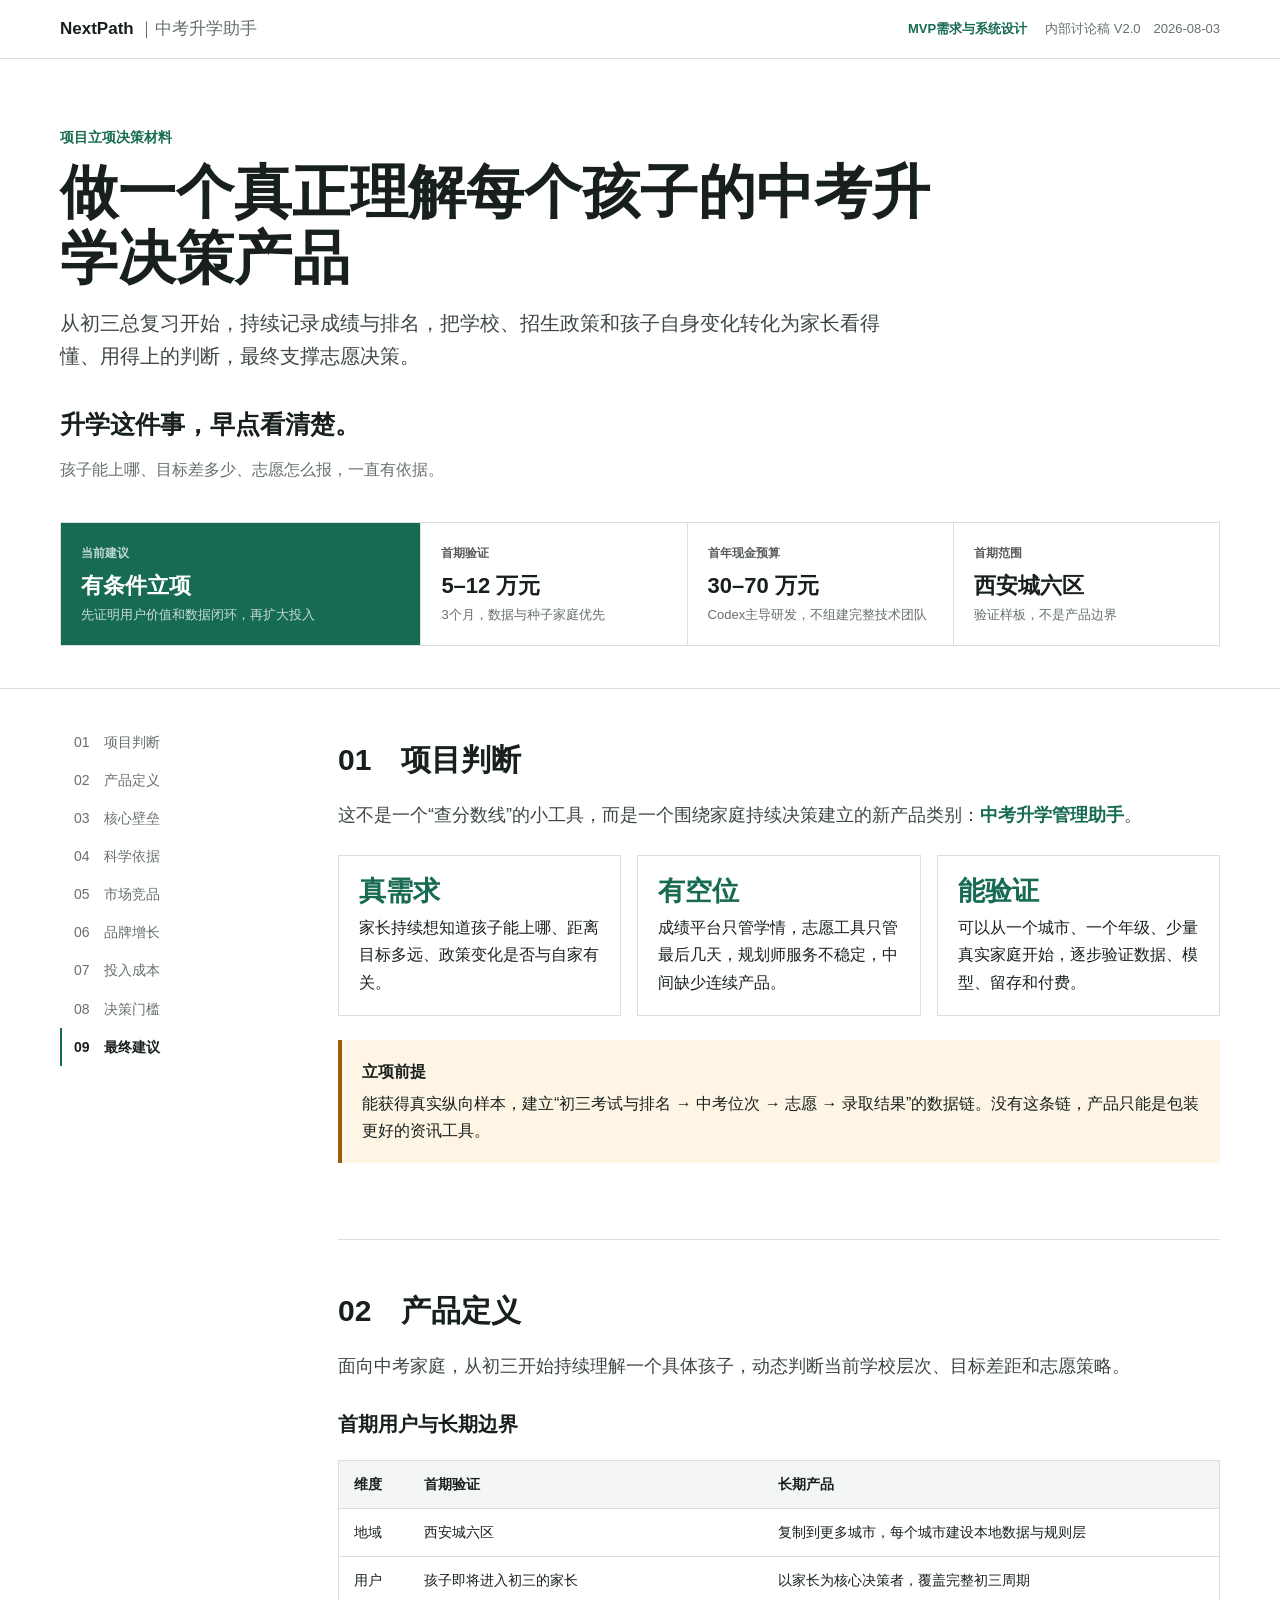
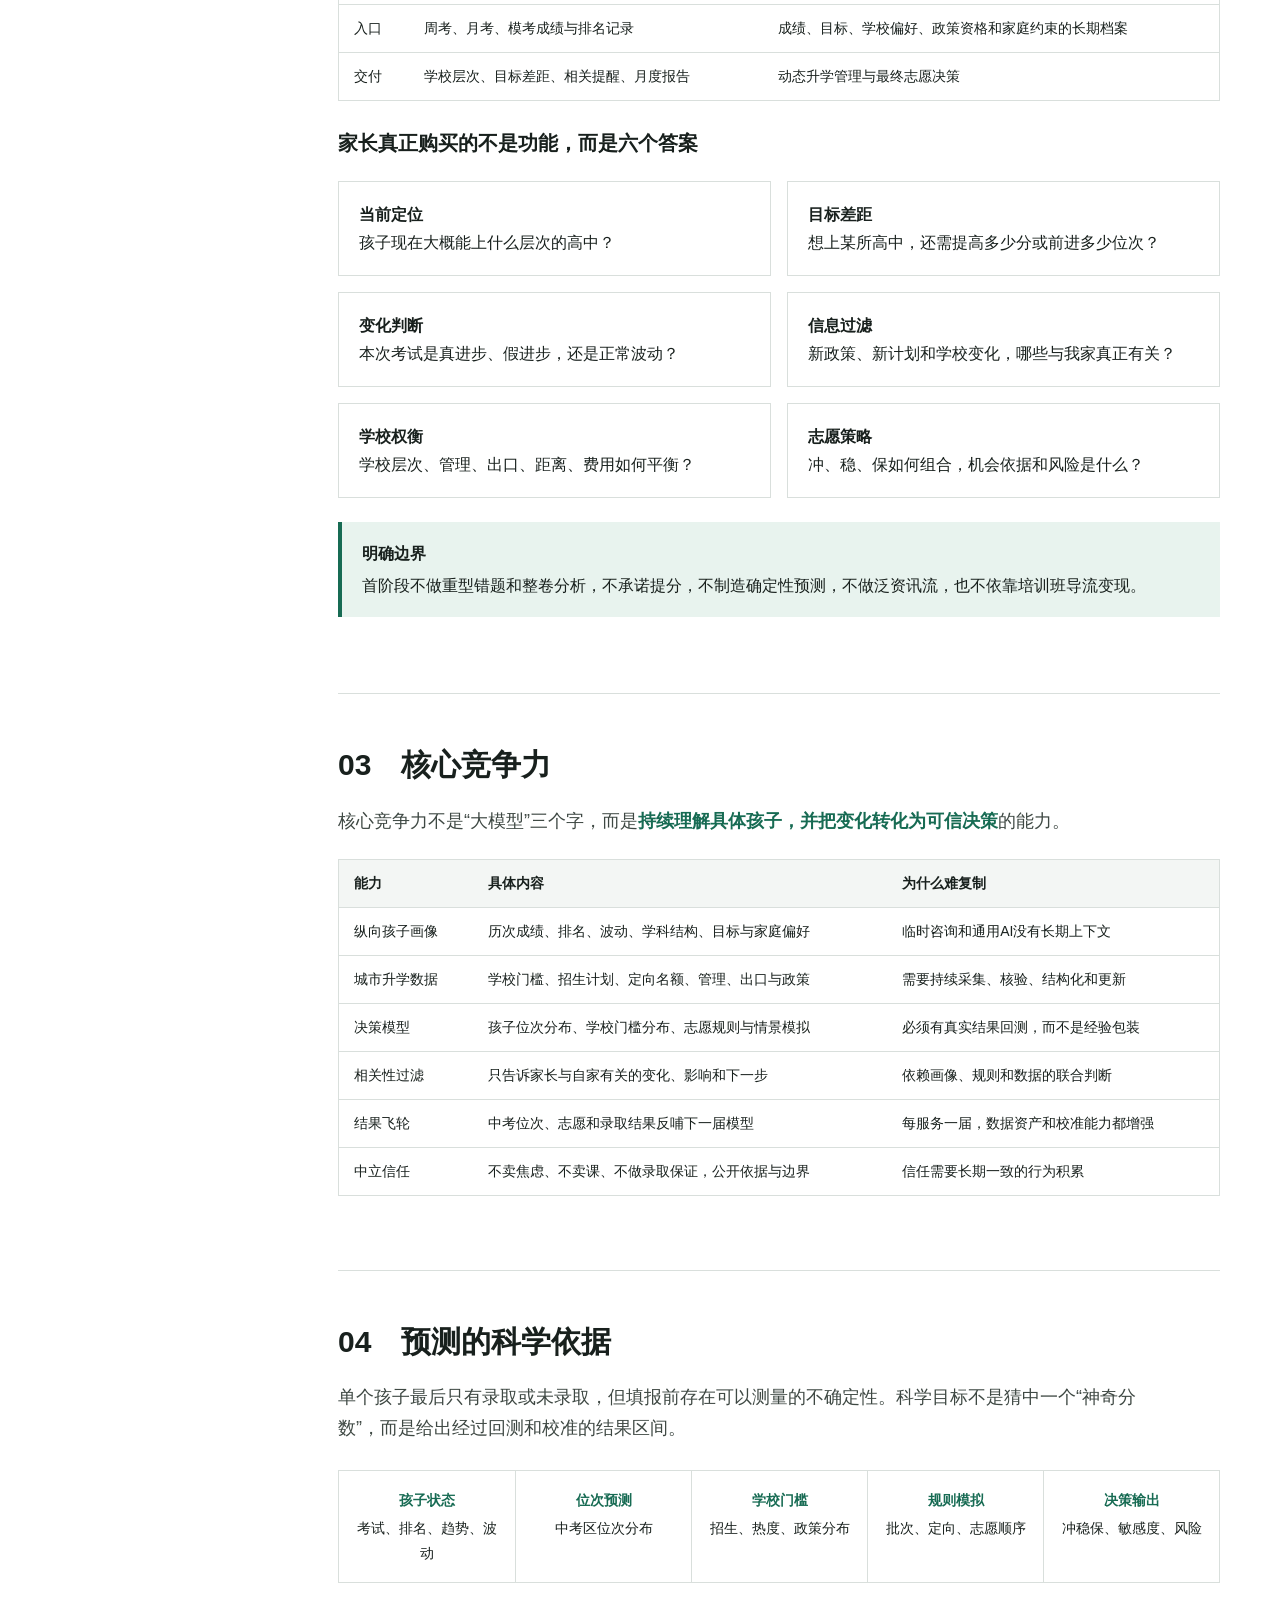
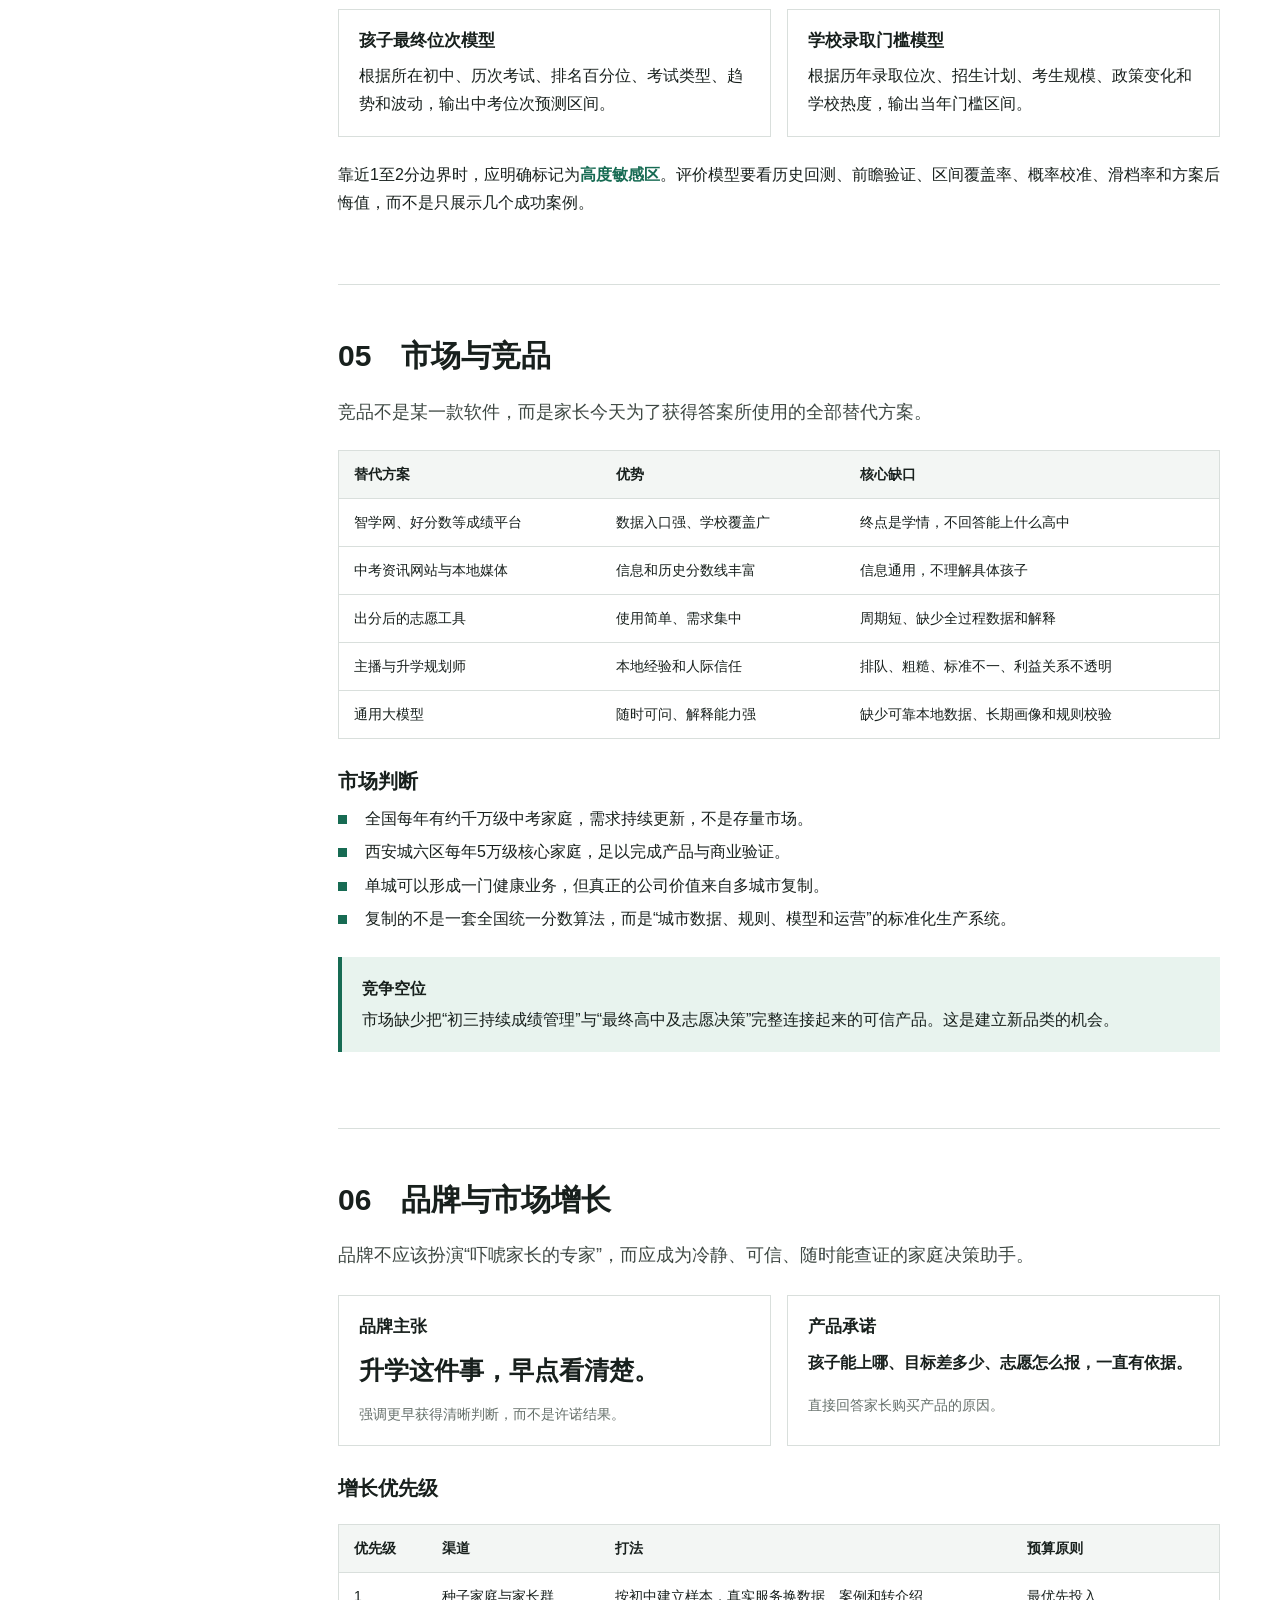
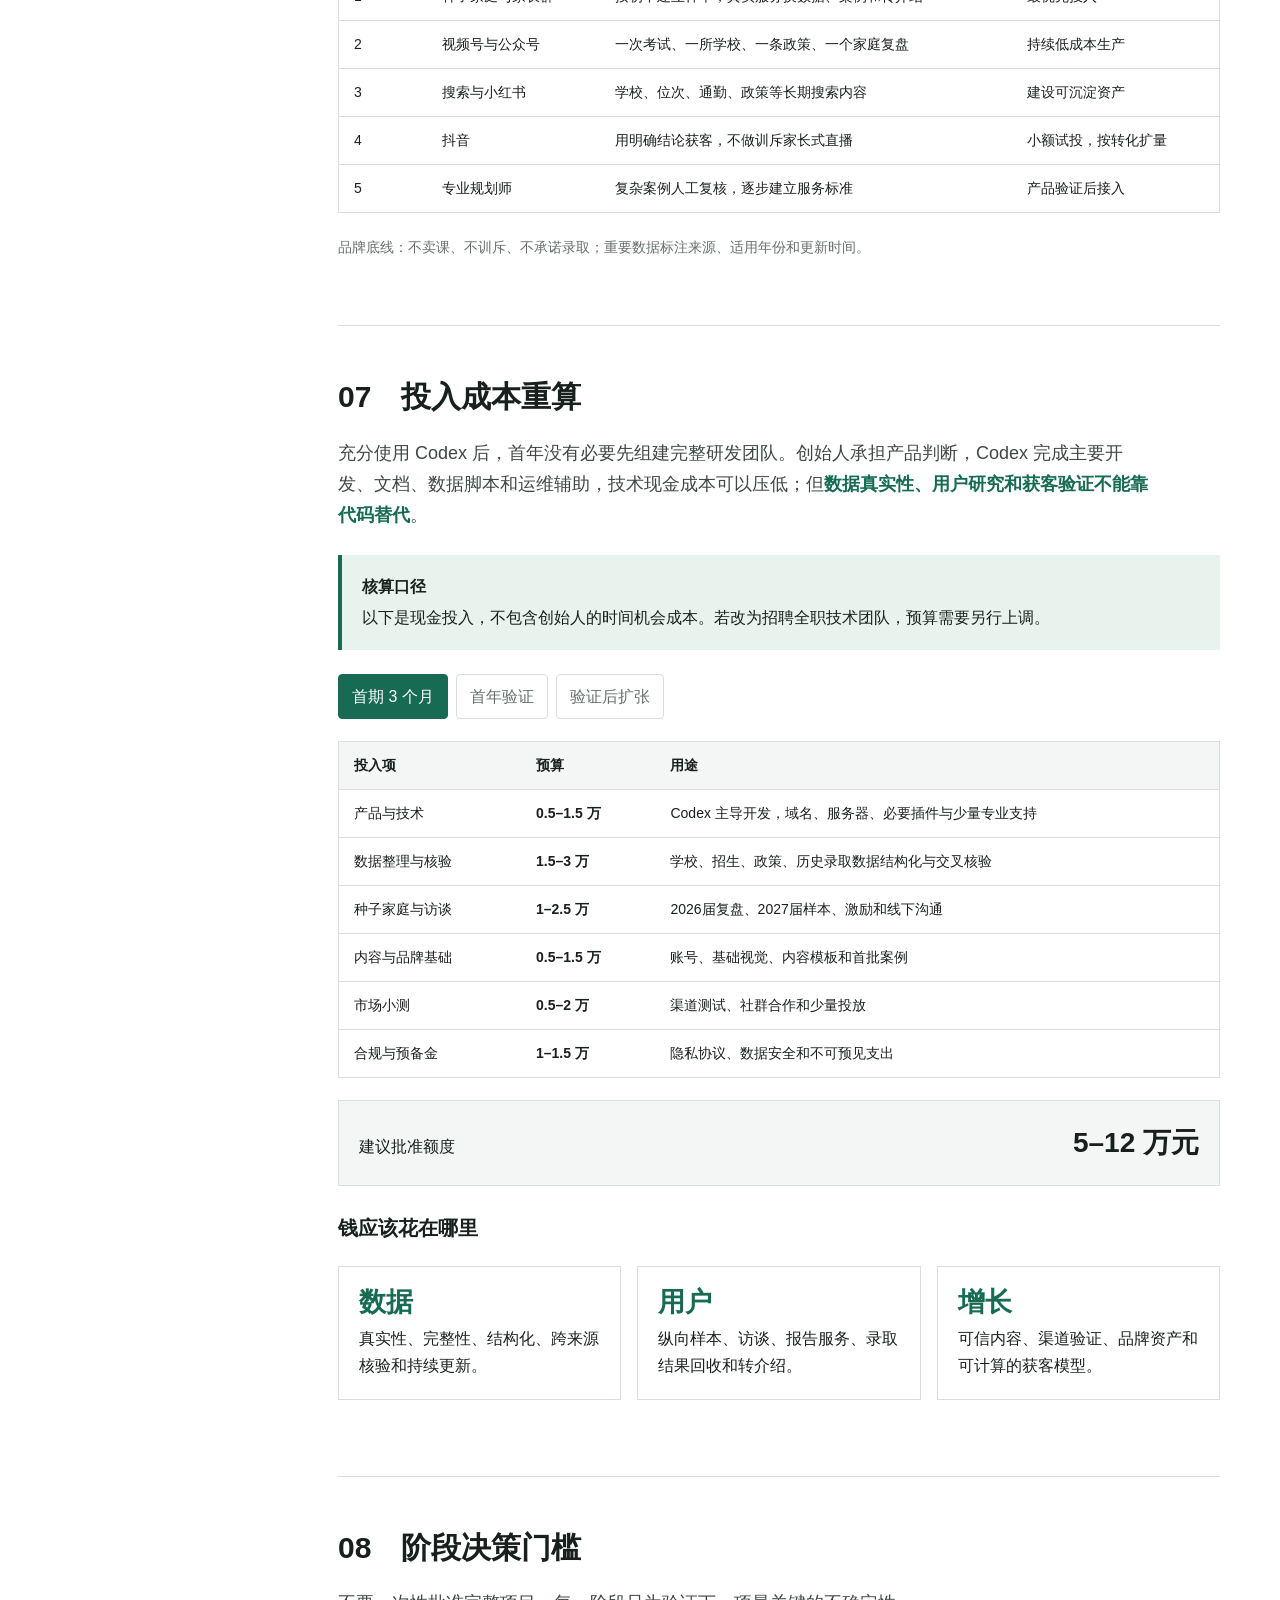
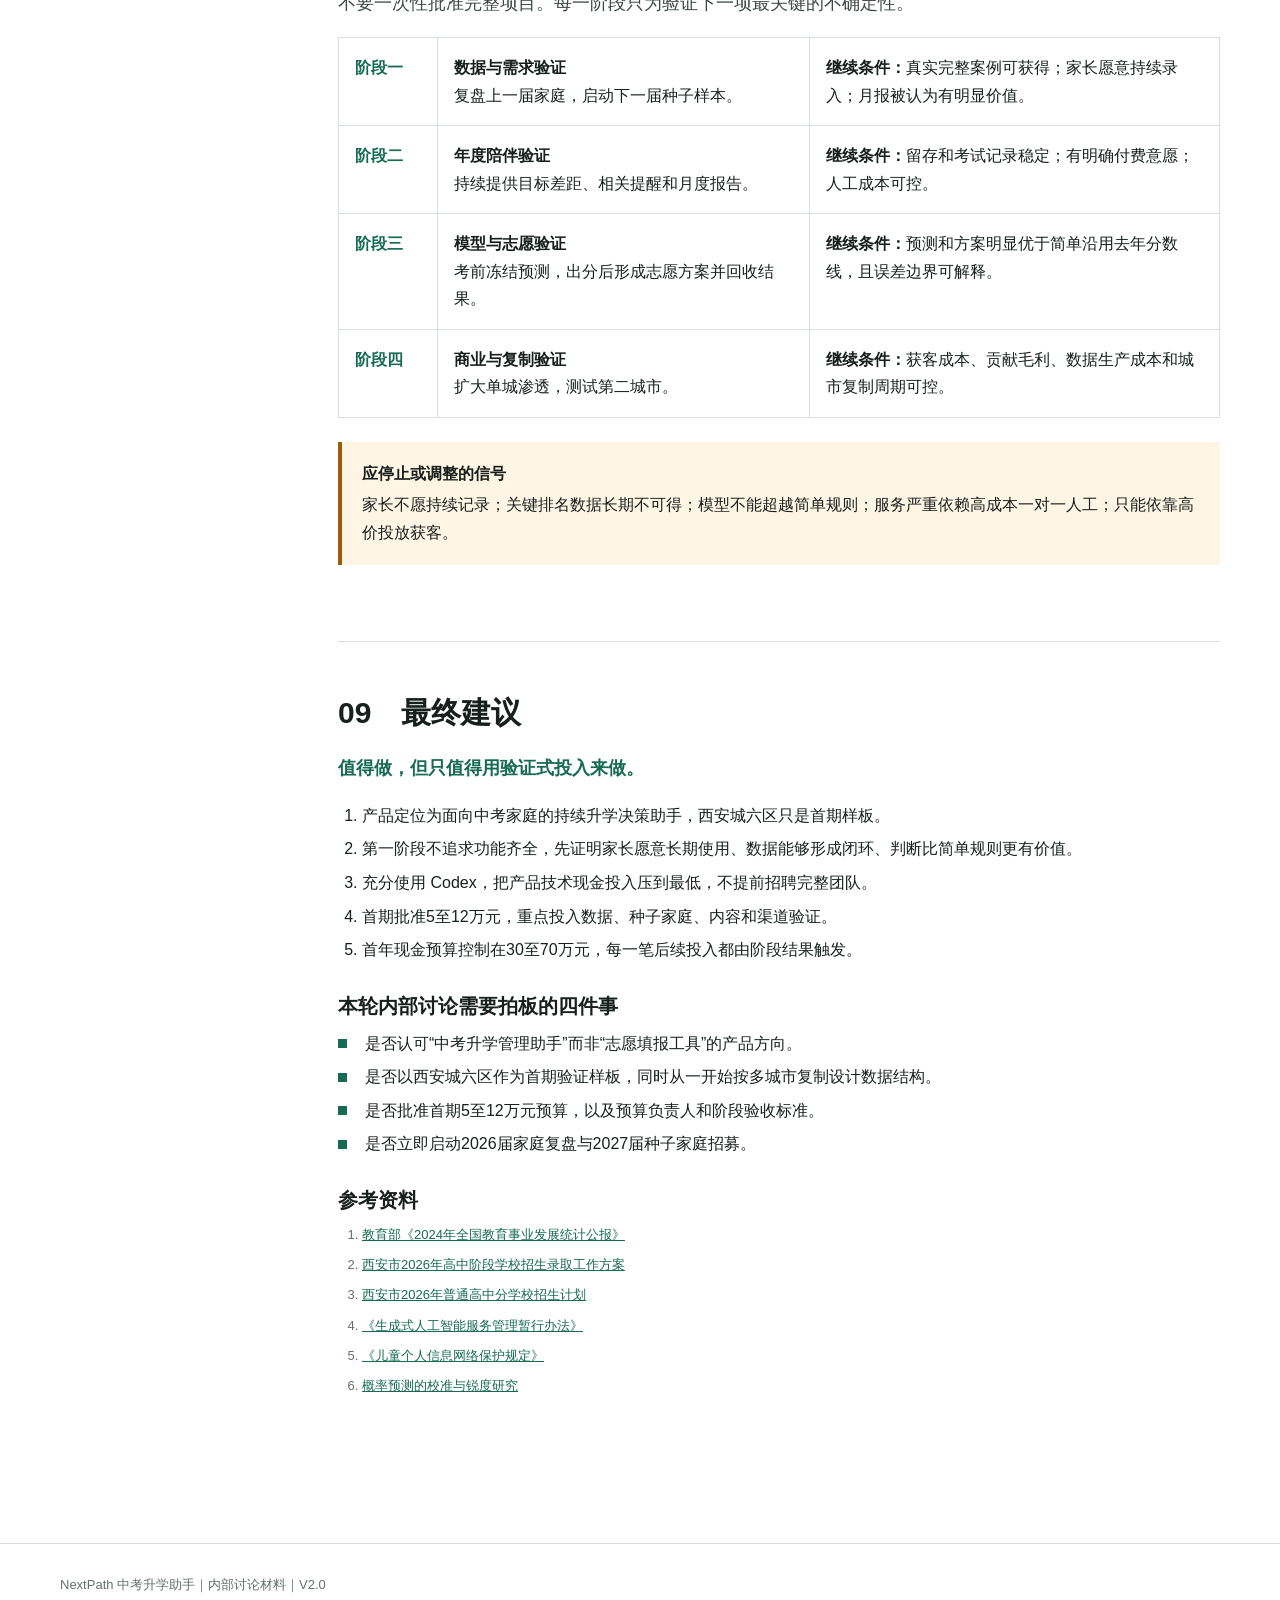
<file: index.html>
<!doctype html>
<html lang="zh-CN">
<head>
  <meta charset="utf-8">
  <meta name="viewport" content="width=device-width, initial-scale=1">
  <meta name="description" content="NextPath 中考升学助手项目内部立项决策材料">
  <title>NextPath｜中考升学助手立项决策</title>
  <style>
    :root {
      --ink: #18201d;
      --muted: #66706b;
      --line: #d9dfdc;
      --soft: #f3f6f4;
      --paper: #ffffff;
      --accent: #176b53;
      --accent-soft: #e8f3ee;
      --warn: #9a5d0c;
      --warn-soft: #fff5e5;
      --danger: #9a3333;
      --max: 1160px;
    }

    * { box-sizing: border-box; }
    html { scroll-behavior: smooth; }
    body {
      margin: 0;
      color: var(--ink);
      background: var(--paper);
      font-family: -apple-system, BlinkMacSystemFont, "Segoe UI", "PingFang SC",
        "Hiragino Sans GB", "Microsoft YaHei", sans-serif;
      font-size: 16px;
      line-height: 1.72;
    }

    a { color: var(--accent); }
    button { font: inherit; }
    .page { width: min(var(--max), calc(100% - 40px)); margin: 0 auto; }

    .topbar {
      position: sticky;
      top: 0;
      z-index: 20;
      border-bottom: 1px solid var(--line);
      background: rgba(255, 255, 255, 0.96);
      backdrop-filter: blur(10px);
    }
    .topbar-inner {
      min-height: 58px;
      display: flex;
      align-items: center;
      justify-content: space-between;
      gap: 24px;
    }
    .brand { font-weight: 760; font-size: 17px; }
    .brand span { color: var(--muted); font-weight: 500; }
    .top-actions { display: flex; align-items: center; gap: 18px; }
    .doc-link { color: var(--accent); font-size: 13px; font-weight: 700; text-decoration: none; }
    .doc-link:hover { text-decoration: underline; }
    .meta { color: var(--muted); font-size: 13px; white-space: nowrap; }

    .masthead {
      padding: 66px 0 42px;
      border-bottom: 1px solid var(--line);
    }
    .eyebrow {
      margin: 0 0 10px;
      color: var(--accent);
      font-size: 14px;
      font-weight: 760;
    }
    h1, h2, h3, p { margin-top: 0; }
    h1 {
      max-width: 900px;
      margin-bottom: 16px;
      font-size: clamp(34px, 5vw, 58px);
      line-height: 1.14;
      letter-spacing: 0;
    }
    .lead {
      max-width: 830px;
      margin-bottom: 30px;
      color: #3f4944;
      font-size: 20px;
      line-height: 1.65;
    }
    .slogan {
      margin: 0 0 10px;
      font-size: 25px;
      font-weight: 800;
    }
    .promise { margin: 0; color: var(--muted); font-size: 16px; }

    .decision-strip {
      display: grid;
      grid-template-columns: 1.35fr repeat(3, 1fr);
      margin-top: 38px;
      border: 1px solid var(--line);
    }
    .decision-item { min-height: 118px; padding: 20px; border-left: 1px solid var(--line); }
    .decision-item:first-child { border-left: 0; background: var(--accent); color: white; }
    .decision-label { display: block; margin-bottom: 8px; opacity: .72; font-size: 12px; font-weight: 700; }
    .decision-value { display: block; font-size: 22px; font-weight: 800; line-height: 1.35; }
    .decision-note { display: block; margin-top: 5px; color: var(--muted); font-size: 13px; line-height: 1.45; }
    .decision-item:first-child .decision-note { color: rgba(255,255,255,.76); }

    .layout { display: grid; grid-template-columns: 220px minmax(0, 1fr); gap: 58px; }
    .sidebar { padding: 34px 0; }
    .sidebar nav { position: sticky; top: 90px; }
    .sidebar a {
      display: block;
      padding: 7px 0 7px 12px;
      border-left: 2px solid transparent;
      color: var(--muted);
      text-decoration: none;
      font-size: 14px;
    }
    .sidebar a:hover, .sidebar a.active { border-left-color: var(--accent); color: var(--ink); font-weight: 700; }

    main { min-width: 0; padding-bottom: 80px; }
    section { padding: 52px 0; border-bottom: 1px solid var(--line); scroll-margin-top: 58px; }
    section:last-child { border-bottom: 0; }
    h2 { margin-bottom: 22px; font-size: 30px; line-height: 1.25; }
    h3 { margin: 28px 0 10px; font-size: 20px; line-height: 1.4; }
    .section-intro { max-width: 820px; color: #3e4843; font-size: 18px; }
    .key { color: var(--accent); font-weight: 800; }
    .note { color: var(--muted); font-size: 14px; }

    .callout {
      margin: 24px 0;
      padding: 18px 20px;
      border-left: 4px solid var(--accent);
      background: var(--accent-soft);
    }
    .callout.warn { border-left-color: var(--warn); background: var(--warn-soft); }
    .callout strong { display: block; margin-bottom: 4px; }
    .callout p:last-child { margin-bottom: 0; }

    .grid-2, .grid-3 { display: grid; gap: 16px; margin: 24px 0; }
    .grid-2 { grid-template-columns: repeat(2, minmax(0, 1fr)); }
    .grid-3 { grid-template-columns: repeat(3, minmax(0, 1fr)); }
    .panel { padding: 19px 20px; border: 1px solid var(--line); }
    .panel h3 { margin-top: 0; font-size: 17px; }
    .panel p:last-child, .panel ul:last-child { margin-bottom: 0; }
    .number { margin-bottom: 6px; color: var(--accent); font-size: 27px; font-weight: 820; line-height: 1.2; }
    .label { color: var(--muted); font-size: 13px; }

    ul, ol { margin-top: 10px; padding-left: 24px; }
    li { margin: 6px 0; }
    .checklist { list-style: none; padding-left: 0; }
    .checklist li { position: relative; padding-left: 27px; }
    .checklist li::before {
      content: "";
      position: absolute;
      left: 0;
      top: .62em;
      width: 9px;
      height: 9px;
      background: var(--accent);
    }

    .table-wrap { margin: 22px 0; overflow-x: auto; border: 1px solid var(--line); }
    table { width: 100%; min-width: 680px; border-collapse: collapse; font-size: 14px; line-height: 1.5; }
    th, td { padding: 13px 15px; border-bottom: 1px solid var(--line); vertical-align: top; text-align: left; }
    th { background: var(--soft); font-weight: 760; }
    tbody tr:last-child td { border-bottom: 0; }
    .recommended td { background: #f1f8f5; }
    .money { white-space: nowrap; font-weight: 760; }

    .flow { display: grid; grid-template-columns: repeat(5, 1fr); margin: 26px 0; border: 1px solid var(--line); }
    .flow div { position: relative; padding: 17px 14px; border-left: 1px solid var(--line); text-align: center; font-size: 14px; }
    .flow div:first-child { border-left: 0; }
    .flow b { display: block; margin-bottom: 4px; color: var(--accent); }

    .budget-tabs { display: flex; gap: 8px; margin: 20px 0 14px; }
    .budget-tabs button {
      padding: 8px 13px;
      border: 1px solid var(--line);
      border-radius: 4px;
      color: var(--muted);
      background: white;
      cursor: pointer;
    }
    .budget-tabs button[aria-selected="true"] { border-color: var(--accent); color: white; background: var(--accent); }
    .budget-view[hidden] { display: none; }
    .budget-total {
      display: flex;
      align-items: baseline;
      justify-content: space-between;
      gap: 18px;
      padding: 18px 20px;
      border: 1px solid var(--line);
      background: var(--soft);
    }
    .budget-total strong { font-size: 28px; }

    .gate { display: grid; grid-template-columns: 100px 1fr 1.1fr; border-top: 1px solid var(--line); }
    .gate > div { padding: 16px; border-right: 1px solid var(--line); border-bottom: 1px solid var(--line); }
    .gate > div:nth-child(3n+1) { border-left: 1px solid var(--line); font-weight: 800; color: var(--accent); }

    .sources { font-size: 13px; color: var(--muted); }
    .sources li { margin: 8px 0; word-break: break-word; }
    footer { padding: 30px 0 48px; border-top: 1px solid var(--line); color: var(--muted); font-size: 13px; }

    @media (max-width: 900px) {
      .decision-strip { grid-template-columns: 1fr 1fr; }
      .decision-item:nth-child(3) { border-left: 0; border-top: 1px solid var(--line); }
      .decision-item:nth-child(4) { border-top: 1px solid var(--line); }
      .layout { grid-template-columns: 1fr; }
      .sidebar { display: none; }
      .grid-3 { grid-template-columns: 1fr; }
      main { padding-bottom: 40px; }
    }

    @media (max-width: 620px) {
      body { font-size: 15px; }
      .page { width: min(100% - 28px, var(--max)); }
      .meta { display: none; }
      .masthead { padding: 42px 0 28px; }
      h1 { font-size: 36px; }
      .lead { font-size: 17px; }
      .slogan { font-size: 22px; }
      .decision-strip, .grid-2 { grid-template-columns: 1fr; }
      .decision-item { border-left: 0; border-top: 1px solid var(--line); }
      .decision-item:first-child { border-top: 0; }
      section { padding: 38px 0; }
      h2 { font-size: 25px; }
      .flow { grid-template-columns: 1fr; }
      .flow div { border-left: 0; border-top: 1px solid var(--line); text-align: left; }
      .flow div:first-child { border-top: 0; }
      .gate { grid-template-columns: 72px 1fr; }
      .gate > div:nth-child(3n) { grid-column: 1 / -1; border-left: 1px solid var(--line); }
      .gate > div:nth-child(3n+1) { border-left: 1px solid var(--line); }
    }

    @media print {
      .topbar, .sidebar, .budget-tabs { display: none !important; }
      .page { width: 100%; }
      .masthead { padding-top: 20px; }
      .layout { display: block; }
      section { break-inside: avoid-page; }
      a { color: inherit; text-decoration: none; }
    }
  </style>
</head>
<body>
  <header class="topbar">
    <div class="page topbar-inner">
      <div class="brand">NextPath <span>｜中考升学助手</span></div>
      <div class="top-actions">
        <a class="doc-link" href="./mvp.html">MVP需求与系统设计</a>
        <div class="meta">内部讨论稿 V2.0　2026-08-03</div>
      </div>
    </div>
  </header>

  <div class="masthead">
    <div class="page">
      <p class="eyebrow">项目立项决策材料</p>
      <h1>做一个真正理解每个孩子的中考升学决策产品</h1>
      <p class="lead">从初三总复习开始，持续记录成绩与排名，把学校、招生政策和孩子自身变化转化为家长看得懂、用得上的判断，最终支撑志愿决策。</p>
      <p class="slogan">升学这件事，早点看清楚。</p>
      <p class="promise">孩子能上哪、目标差多少、志愿怎么报，一直有依据。</p>

      <div class="decision-strip" aria-label="立项结论">
        <div class="decision-item">
          <span class="decision-label">当前建议</span>
          <span class="decision-value">有条件立项</span>
          <span class="decision-note">先证明用户价值和数据闭环，再扩大投入</span>
        </div>
        <div class="decision-item">
          <span class="decision-label">首期验证</span>
          <span class="decision-value">5–12 万元</span>
          <span class="decision-note">3个月，数据与种子家庭优先</span>
        </div>
        <div class="decision-item">
          <span class="decision-label">首年现金预算</span>
          <span class="decision-value">30–70 万元</span>
          <span class="decision-note">Codex主导研发，不组建完整技术团队</span>
        </div>
        <div class="decision-item">
          <span class="decision-label">首期范围</span>
          <span class="decision-value">西安城六区</span>
          <span class="decision-note">验证样板，不是产品边界</span>
        </div>
      </div>
    </div>
  </div>

  <div class="page layout">
    <aside class="sidebar">
      <nav aria-label="页面目录">
        <a href="#decision">01　项目判断</a>
        <a href="#product">02　产品定义</a>
        <a href="#moat">03　核心壁垒</a>
        <a href="#model">04　科学依据</a>
        <a href="#market">05　市场竞品</a>
        <a href="#growth">06　品牌增长</a>
        <a href="#budget">07　投入成本</a>
        <a href="#gates">08　决策门槛</a>
        <a href="#conclusion">09　最终建议</a>
      </nav>
    </aside>

    <main>
      <section id="decision">
        <h2>01　项目判断</h2>
        <p class="section-intro">这不是一个“查分数线”的小工具，而是一个围绕家庭持续决策建立的新产品类别：<span class="key">中考升学管理助手</span>。</p>
        <div class="grid-3">
          <div class="panel">
            <div class="number">真需求</div>
            <p>家长持续想知道孩子能上哪、距离目标多远、政策变化是否与自家有关。</p>
          </div>
          <div class="panel">
            <div class="number">有空位</div>
            <p>成绩平台只管学情，志愿工具只管最后几天，规划师服务不稳定，中间缺少连续产品。</p>
          </div>
          <div class="panel">
            <div class="number">能验证</div>
            <p>可以从一个城市、一个年级、少量真实家庭开始，逐步验证数据、模型、留存和付费。</p>
          </div>
        </div>
        <div class="callout warn">
          <strong>立项前提</strong>
          <p>能获得真实纵向样本，建立“初三考试与排名 → 中考位次 → 志愿 → 录取结果”的数据链。没有这条链，产品只能是包装更好的资讯工具。</p>
        </div>
      </section>

      <section id="product">
        <h2>02　产品定义</h2>
        <p class="section-intro">面向中考家庭，从初三开始持续理解一个具体孩子，动态判断当前学校层次、目标差距和志愿策略。</p>
        <h3>首期用户与长期边界</h3>
        <div class="table-wrap">
          <table>
            <thead><tr><th>维度</th><th>首期验证</th><th>长期产品</th></tr></thead>
            <tbody>
              <tr><td>地域</td><td>西安城六区</td><td>复制到更多城市，每个城市建设本地数据与规则层</td></tr>
              <tr><td>用户</td><td>孩子即将进入初三的家长</td><td>以家长为核心决策者，覆盖完整初三周期</td></tr>
              <tr><td>入口</td><td>周考、月考、模考成绩与排名记录</td><td>成绩、目标、学校偏好、政策资格和家庭约束的长期档案</td></tr>
              <tr><td>交付</td><td>学校层次、目标差距、相关提醒、月度报告</td><td>动态升学管理与最终志愿决策</td></tr>
            </tbody>
          </table>
        </div>

        <h3>家长真正购买的不是功能，而是六个答案</h3>
        <div class="grid-2">
          <div class="panel"><b>当前定位</b><p>孩子现在大概能上什么层次的高中？</p></div>
          <div class="panel"><b>目标差距</b><p>想上某所高中，还需提高多少分或前进多少位次？</p></div>
          <div class="panel"><b>变化判断</b><p>本次考试是真进步、假进步，还是正常波动？</p></div>
          <div class="panel"><b>信息过滤</b><p>新政策、新计划和学校变化，哪些与我家真正有关？</p></div>
          <div class="panel"><b>学校权衡</b><p>学校层次、管理、出口、距离、费用如何平衡？</p></div>
          <div class="panel"><b>志愿策略</b><p>冲、稳、保如何组合，机会依据和风险是什么？</p></div>
        </div>

        <div class="callout">
          <strong>明确边界</strong>
          <p>首阶段不做重型错题和整卷分析，不承诺提分，不制造确定性预测，不做泛资讯流，也不依靠培训班导流变现。</p>
        </div>
      </section>

      <section id="moat">
        <h2>03　核心竞争力</h2>
        <p class="section-intro">核心竞争力不是“大模型”三个字，而是<span class="key">持续理解具体孩子，并把变化转化为可信决策</span>的能力。</p>
        <div class="table-wrap">
          <table>
            <thead><tr><th>能力</th><th>具体内容</th><th>为什么难复制</th></tr></thead>
            <tbody>
              <tr><td>纵向孩子画像</td><td>历次成绩、排名、波动、学科结构、目标与家庭偏好</td><td>临时咨询和通用AI没有长期上下文</td></tr>
              <tr><td>城市升学数据</td><td>学校门槛、招生计划、定向名额、管理、出口与政策</td><td>需要持续采集、核验、结构化和更新</td></tr>
              <tr><td>决策模型</td><td>孩子位次分布、学校门槛分布、志愿规则与情景模拟</td><td>必须有真实结果回测，而不是经验包装</td></tr>
              <tr><td>相关性过滤</td><td>只告诉家长与自家有关的变化、影响和下一步</td><td>依赖画像、规则和数据的联合判断</td></tr>
              <tr><td>结果飞轮</td><td>中考位次、志愿和录取结果反哺下一届模型</td><td>每服务一届，数据资产和校准能力都增强</td></tr>
              <tr><td>中立信任</td><td>不卖焦虑、不卖课、不做录取保证，公开依据与边界</td><td>信任需要长期一致的行为积累</td></tr>
            </tbody>
          </table>
        </div>
      </section>

      <section id="model">
        <h2>04　预测的科学依据</h2>
        <p class="section-intro">单个孩子最后只有录取或未录取，但填报前存在可以测量的不确定性。科学目标不是猜中一个“神奇分数”，而是给出经过回测和校准的结果区间。</p>
        <div class="flow" aria-label="预测决策流程">
          <div><b>孩子状态</b>考试、排名、趋势、波动</div>
          <div><b>位次预测</b>中考区位次分布</div>
          <div><b>学校门槛</b>招生、热度、政策分布</div>
          <div><b>规则模拟</b>批次、定向、志愿顺序</div>
          <div><b>决策输出</b>冲稳保、敏感度、风险</div>
        </div>
        <div class="grid-2">
          <div class="panel">
            <h3>孩子最终位次模型</h3>
            <p>根据所在初中、历次考试、排名百分位、考试类型、趋势和波动，输出中考位次预测区间。</p>
          </div>
          <div class="panel">
            <h3>学校录取门槛模型</h3>
            <p>根据历年录取位次、招生计划、考生规模、政策变化和学校热度，输出当年门槛区间。</p>
          </div>
        </div>
        <p>靠近1至2分边界时，应明确标记为<span class="key">高度敏感区</span>。评价模型要看历史回测、前瞻验证、区间覆盖率、概率校准、滑档率和方案后悔值，而不是只展示几个成功案例。</p>
      </section>

      <section id="market">
        <h2>05　市场与竞品</h2>
        <p class="section-intro">竞品不是某一款软件，而是家长今天为了获得答案所使用的全部替代方案。</p>
        <div class="table-wrap">
          <table>
            <thead><tr><th>替代方案</th><th>优势</th><th>核心缺口</th></tr></thead>
            <tbody>
              <tr><td>智学网、好分数等成绩平台</td><td>数据入口强、学校覆盖广</td><td>终点是学情，不回答能上什么高中</td></tr>
              <tr><td>中考资讯网站与本地媒体</td><td>信息和历史分数线丰富</td><td>信息通用，不理解具体孩子</td></tr>
              <tr><td>出分后的志愿工具</td><td>使用简单、需求集中</td><td>周期短、缺少全过程数据和解释</td></tr>
              <tr><td>主播与升学规划师</td><td>本地经验和人际信任</td><td>排队、粗糙、标准不一、利益关系不透明</td></tr>
              <tr><td>通用大模型</td><td>随时可问、解释能力强</td><td>缺少可靠本地数据、长期画像和规则校验</td></tr>
            </tbody>
          </table>
        </div>

        <h3>市场判断</h3>
        <ul class="checklist">
          <li>全国每年有约千万级中考家庭，需求持续更新，不是存量市场。</li>
          <li>西安城六区每年5万级核心家庭，足以完成产品与商业验证。</li>
          <li>单城可以形成一门健康业务，但真正的公司价值来自多城市复制。</li>
          <li>复制的不是一套全国统一分数算法，而是“城市数据、规则、模型和运营”的标准化生产系统。</li>
        </ul>

        <div class="callout">
          <strong>竞争空位</strong>
          <p>市场缺少把“初三持续成绩管理”与“最终高中及志愿决策”完整连接起来的可信产品。这是建立新品类的机会。</p>
        </div>
      </section>

      <section id="growth">
        <h2>06　品牌与市场增长</h2>
        <p class="section-intro">品牌不应该扮演“吓唬家长的专家”，而应成为冷静、可信、随时能查证的家庭决策助手。</p>
        <div class="grid-2">
          <div class="panel">
            <h3>品牌主张</h3>
            <p class="slogan">升学这件事，早点看清楚。</p>
            <p class="note">强调更早获得清晰判断，而不是许诺结果。</p>
          </div>
          <div class="panel">
            <h3>产品承诺</h3>
            <p><b>孩子能上哪、目标差多少、志愿怎么报，一直有依据。</b></p>
            <p class="note">直接回答家长购买产品的原因。</p>
          </div>
        </div>

        <h3>增长优先级</h3>
        <div class="table-wrap">
          <table>
            <thead><tr><th>优先级</th><th>渠道</th><th>打法</th><th>预算原则</th></tr></thead>
            <tbody>
              <tr><td>1</td><td>种子家庭与家长群</td><td>按初中建立样本，真实服务换数据、案例和转介绍</td><td>最优先投入</td></tr>
              <tr><td>2</td><td>视频号与公众号</td><td>一次考试、一所学校、一条政策、一个家庭复盘</td><td>持续低成本生产</td></tr>
              <tr><td>3</td><td>搜索与小红书</td><td>学校、位次、通勤、政策等长期搜索内容</td><td>建设可沉淀资产</td></tr>
              <tr><td>4</td><td>抖音</td><td>用明确结论获客，不做训斥家长式直播</td><td>小额试投，按转化扩量</td></tr>
              <tr><td>5</td><td>专业规划师</td><td>复杂案例人工复核，逐步建立服务标准</td><td>产品验证后接入</td></tr>
            </tbody>
          </table>
        </div>
        <p class="note">品牌底线：不卖课、不训斥、不承诺录取；重要数据标注来源、适用年份和更新时间。</p>
      </section>

      <section id="budget">
        <h2>07　投入成本重算</h2>
        <p class="section-intro">充分使用 Codex 后，首年没有必要先组建完整研发团队。创始人承担产品判断，Codex 完成主要开发、文档、数据脚本和运维辅助，技术现金成本可以压低；但<span class="key">数据真实性、用户研究和获客验证不能靠代码替代</span>。</p>

        <div class="callout">
          <strong>核算口径</strong>
          <p>以下是现金投入，不包含创始人的时间机会成本。若改为招聘全职技术团队，预算需要另行上调。</p>
        </div>

        <div class="budget-tabs" role="tablist" aria-label="预算阶段">
          <button type="button" role="tab" aria-selected="true" data-budget="phase1">首期 3 个月</button>
          <button type="button" role="tab" aria-selected="false" data-budget="year1">首年验证</button>
          <button type="button" role="tab" aria-selected="false" data-budget="scale">验证后扩张</button>
        </div>

        <div class="budget-view" id="phase1">
          <div class="table-wrap">
            <table>
              <thead><tr><th>投入项</th><th>预算</th><th>用途</th></tr></thead>
              <tbody>
                <tr><td>产品与技术</td><td class="money">0.5–1.5 万</td><td>Codex 主导开发，域名、服务器、必要插件与少量专业支持</td></tr>
                <tr><td>数据整理与核验</td><td class="money">1.5–3 万</td><td>学校、招生、政策、历史录取数据结构化与交叉核验</td></tr>
                <tr><td>种子家庭与访谈</td><td class="money">1–2.5 万</td><td>2026届复盘、2027届样本、激励和线下沟通</td></tr>
                <tr><td>内容与品牌基础</td><td class="money">0.5–1.5 万</td><td>账号、基础视觉、内容模板和首批案例</td></tr>
                <tr><td>市场小测</td><td class="money">0.5–2 万</td><td>渠道测试、社群合作和少量投放</td></tr>
                <tr><td>合规与预备金</td><td class="money">1–1.5 万</td><td>隐私协议、数据安全和不可预见支出</td></tr>
              </tbody>
            </table>
          </div>
          <div class="budget-total"><span>建议批准额度</span><strong>5–12 万元</strong></div>
        </div>

        <div class="budget-view" id="year1" hidden>
          <div class="table-wrap">
            <table>
              <thead><tr><th>投入项</th><th>预算</th><th>占比判断</th></tr></thead>
              <tbody>
                <tr><td>产品、技术与云服务</td><td class="money">3–8 万</td><td>约10%，Codex 主导，关键环节外部复核</td></tr>
                <tr><td>数据获取、整理与核验</td><td class="money">8–18 万</td><td>最重要的基础资产</td></tr>
                <tr><td>种子用户与服务运营</td><td class="money">4–10 万</td><td>纵向样本、反馈、结果回收</td></tr>
                <tr><td>品牌内容与市场推广</td><td class="money">8–22 万</td><td>内容生产、渠道合作、小额投放和转化验证</td></tr>
                <tr><td>合规、安全与专业顾问</td><td class="money">2–5 万</td><td>儿童数据、协议、广告与模型表述</td></tr>
                <tr><td>差旅、设备与预备金</td><td class="money">5–7 万</td><td>覆盖不确定支出</td></tr>
              </tbody>
            </table>
          </div>
          <div class="budget-total"><span>首年现金预算边界</span><strong>30–70 万元</strong></div>
        </div>

        <div class="budget-view" id="scale" hidden>
          <div class="table-wrap">
            <table>
              <thead><tr><th>投入方向</th><th>原则</th><th>启动条件</th></tr></thead>
              <tbody>
                <tr><td>专职技术或产品人员</td><td>有持续需求再招聘，不提前养团队</td><td>现有方式已影响迭代速度或系统可靠性</td></tr>
                <tr><td>规模投放</td><td>以获客成本和回收周期决定预算</td><td>自然流量与小额投放已证明付费转化</td></tr>
                <tr><td>第二城市</td><td>复制数据生产系统，不盲目全国化</td><td>西安模型和单城商业闭环通过验证</td></tr>
                <tr><td>规划师专业端</td><td>先形成标准，再建设平台</td><td>人工复核需求稳定且质量可以量化</td></tr>
              </tbody>
            </table>
          </div>
          <div class="budget-total"><span>预算方式</span><strong>按结果逐项批准</strong></div>
        </div>

        <h3>钱应该花在哪里</h3>
        <div class="grid-3">
          <div class="panel"><div class="number">数据</div><p>真实性、完整性、结构化、跨来源核验和持续更新。</p></div>
          <div class="panel"><div class="number">用户</div><p>纵向样本、访谈、报告服务、录取结果回收和转介绍。</p></div>
          <div class="panel"><div class="number">增长</div><p>可信内容、渠道验证、品牌资产和可计算的获客模型。</p></div>
        </div>
      </section>

      <section id="gates">
        <h2>08　阶段决策门槛</h2>
        <p class="section-intro">不要一次性批准完整项目。每一阶段只为验证下一项最关键的不确定性。</p>
        <div class="gate">
          <div>阶段一</div><div><b>数据与需求验证</b><br>复盘上一届家庭，启动下一届种子样本。</div><div><b>继续条件：</b>真实完整案例可获得；家长愿意持续录入；月报被认为有明显价值。</div>
          <div>阶段二</div><div><b>年度陪伴验证</b><br>持续提供目标差距、相关提醒和月度报告。</div><div><b>继续条件：</b>留存和考试记录稳定；有明确付费意愿；人工成本可控。</div>
          <div>阶段三</div><div><b>模型与志愿验证</b><br>考前冻结预测，出分后形成志愿方案并回收结果。</div><div><b>继续条件：</b>预测和方案明显优于简单沿用去年分数线，且误差边界可解释。</div>
          <div>阶段四</div><div><b>商业与复制验证</b><br>扩大单城渗透，测试第二城市。</div><div><b>继续条件：</b>获客成本、贡献毛利、数据生产成本和城市复制周期可控。</div>
        </div>
        <div class="callout warn">
          <strong>应停止或调整的信号</strong>
          <p>家长不愿持续记录；关键排名数据长期不可得；模型不能超越简单规则；服务严重依赖高成本一对一人工；只能依靠高价投放获客。</p>
        </div>
      </section>

      <section id="conclusion">
        <h2>09　最终建议</h2>
        <p class="section-intro"><span class="key">值得做，但只值得用验证式投入来做。</span></p>
        <ol>
          <li>产品定位为面向中考家庭的持续升学决策助手，西安城六区只是首期样板。</li>
          <li>第一阶段不追求功能齐全，先证明家长愿意长期使用、数据能够形成闭环、判断比简单规则更有价值。</li>
          <li>充分使用 Codex，把产品技术现金投入压到最低，不提前招聘完整团队。</li>
          <li>首期批准5至12万元，重点投入数据、种子家庭、内容和渠道验证。</li>
          <li>首年现金预算控制在30至70万元，每一笔后续投入都由阶段结果触发。</li>
        </ol>

        <h3>本轮内部讨论需要拍板的四件事</h3>
        <ul class="checklist">
          <li>是否认可“中考升学管理助手”而非“志愿填报工具”的产品方向。</li>
          <li>是否以西安城六区作为首期验证样板，同时从一开始按多城市复制设计数据结构。</li>
          <li>是否批准首期5至12万元预算，以及预算负责人和阶段验收标准。</li>
          <li>是否立即启动2026届家庭复盘与2027届种子家庭招募。</li>
        </ul>

        <h3>参考资料</h3>
        <ol class="sources">
          <li><a href="https://www.moe.gov.cn/jyb_sjzl/sjzl_fztjgb/202506/t20250611_1193760.html">教育部《2024年全国教育事业发展统计公报》</a></li>
          <li><a href="https://edu.xa.gov.cn/xwzx/tzgg/2076480238905311234.html">西安市2026年高中阶段学校招生录取工作方案</a></li>
          <li><a href="https://edu.xa.gov.cn/xwzx/tzgg/2077576360413937666.html">西安市2026年普通高中分学校招生计划</a></li>
          <li><a href="https://www.gov.cn/zhengce/zhengceku/202307/content_6891752.htm">《生成式人工智能服务管理暂行办法》</a></li>
          <li><a href="https://www.gov.cn/zhengce/zhengceku/2019-08/22/content_5458118.htm">《儿童个人信息网络保护规定》</a></li>
          <li><a href="https://doi.org/10.1111/j.1467-9868.2007.00587.x">概率预测的校准与锐度研究</a></li>
        </ol>
      </section>
    </main>
  </div>

  <footer>
    <div class="page">NextPath 中考升学助手｜内部讨论材料｜V2.0</div>
  </footer>

  <script>
    const tabs = document.querySelectorAll('[data-budget]');
    const views = document.querySelectorAll('.budget-view');
    tabs.forEach((tab) => {
      tab.addEventListener('click', () => {
        tabs.forEach((item) => item.setAttribute('aria-selected', 'false'));
        views.forEach((view) => { view.hidden = true; });
        tab.setAttribute('aria-selected', 'true');
        document.getElementById(tab.dataset.budget).hidden = false;
      });
    });

    const links = [...document.querySelectorAll('.sidebar a')];
    const sections = [...document.querySelectorAll('main section')];
    const observer = new IntersectionObserver((entries) => {
      entries.forEach((entry) => {
        if (!entry.isIntersecting) return;
        links.forEach((link) => link.classList.toggle('active', link.hash === '#' + entry.target.id));
      });
    }, { rootMargin: '-20% 0px -70% 0px' });
    sections.forEach((section) => observer.observe(section));
  </script>
</body>
</html>
</file>
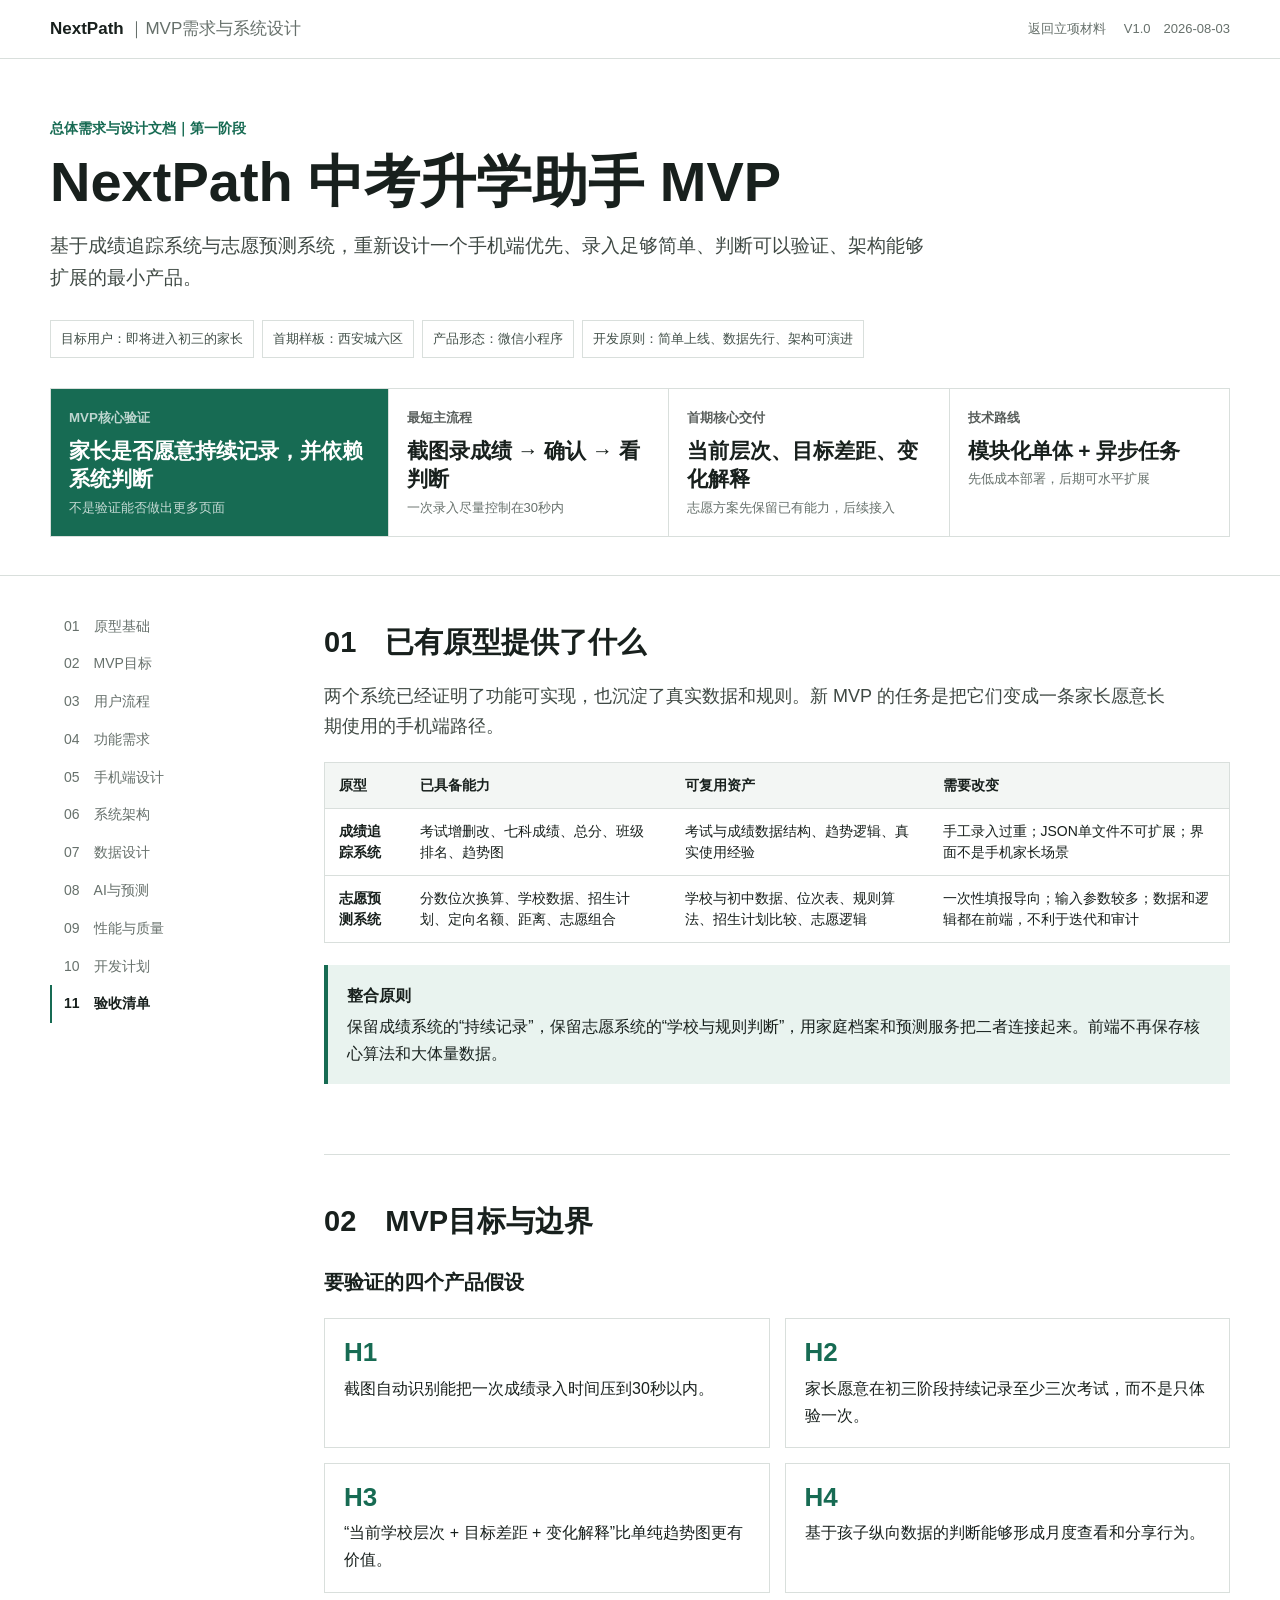
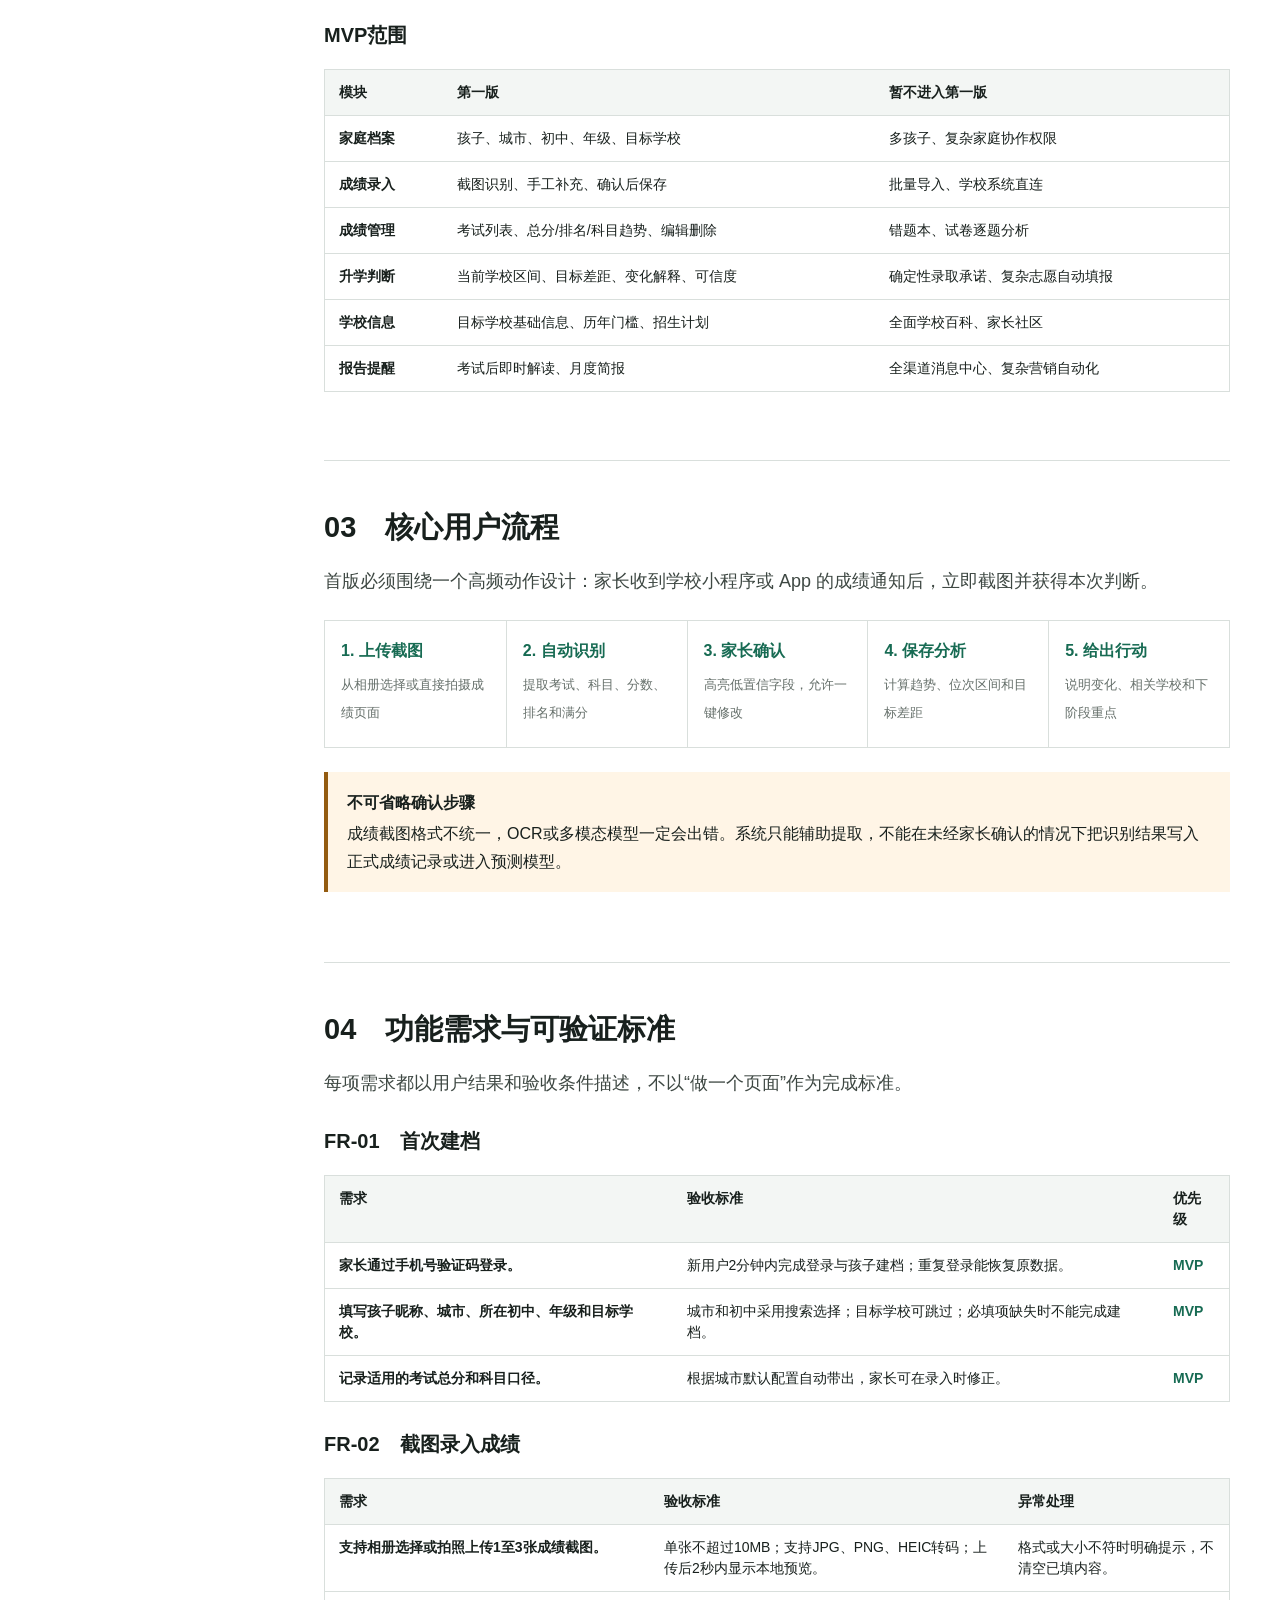
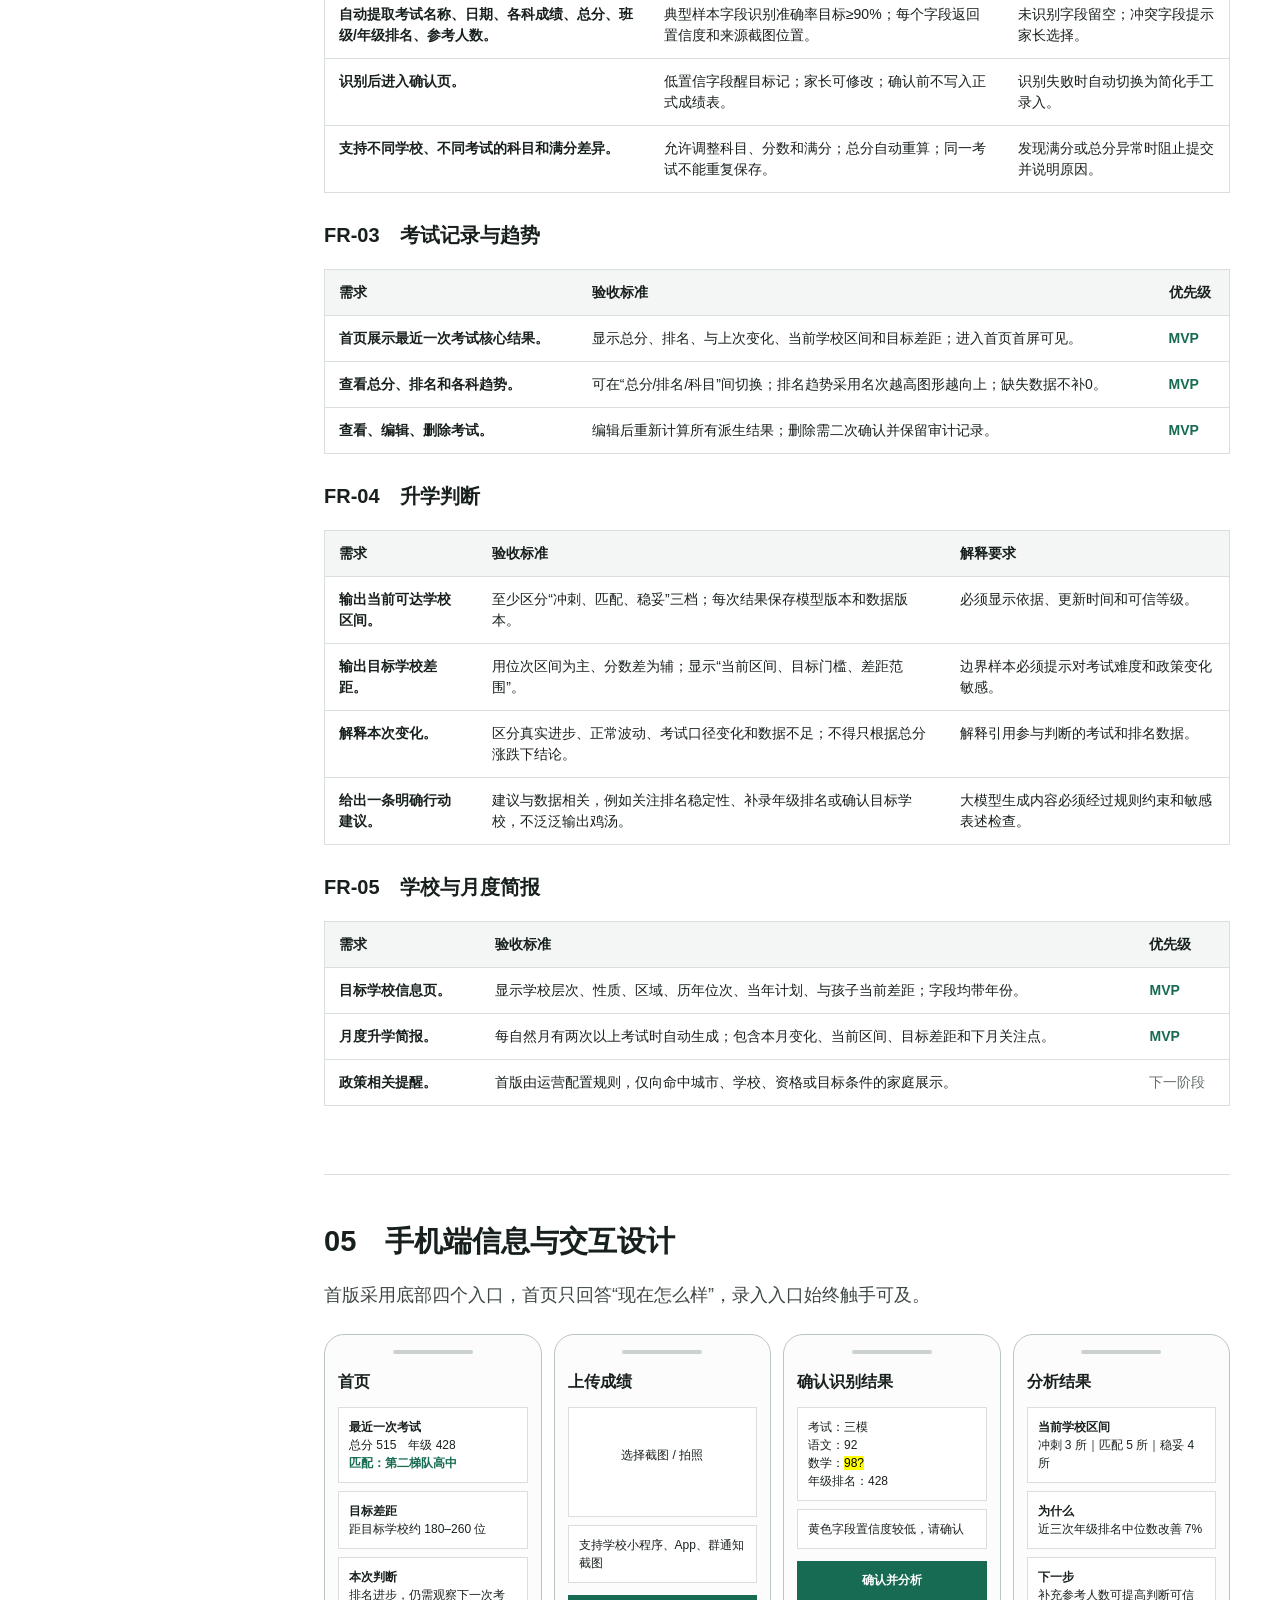
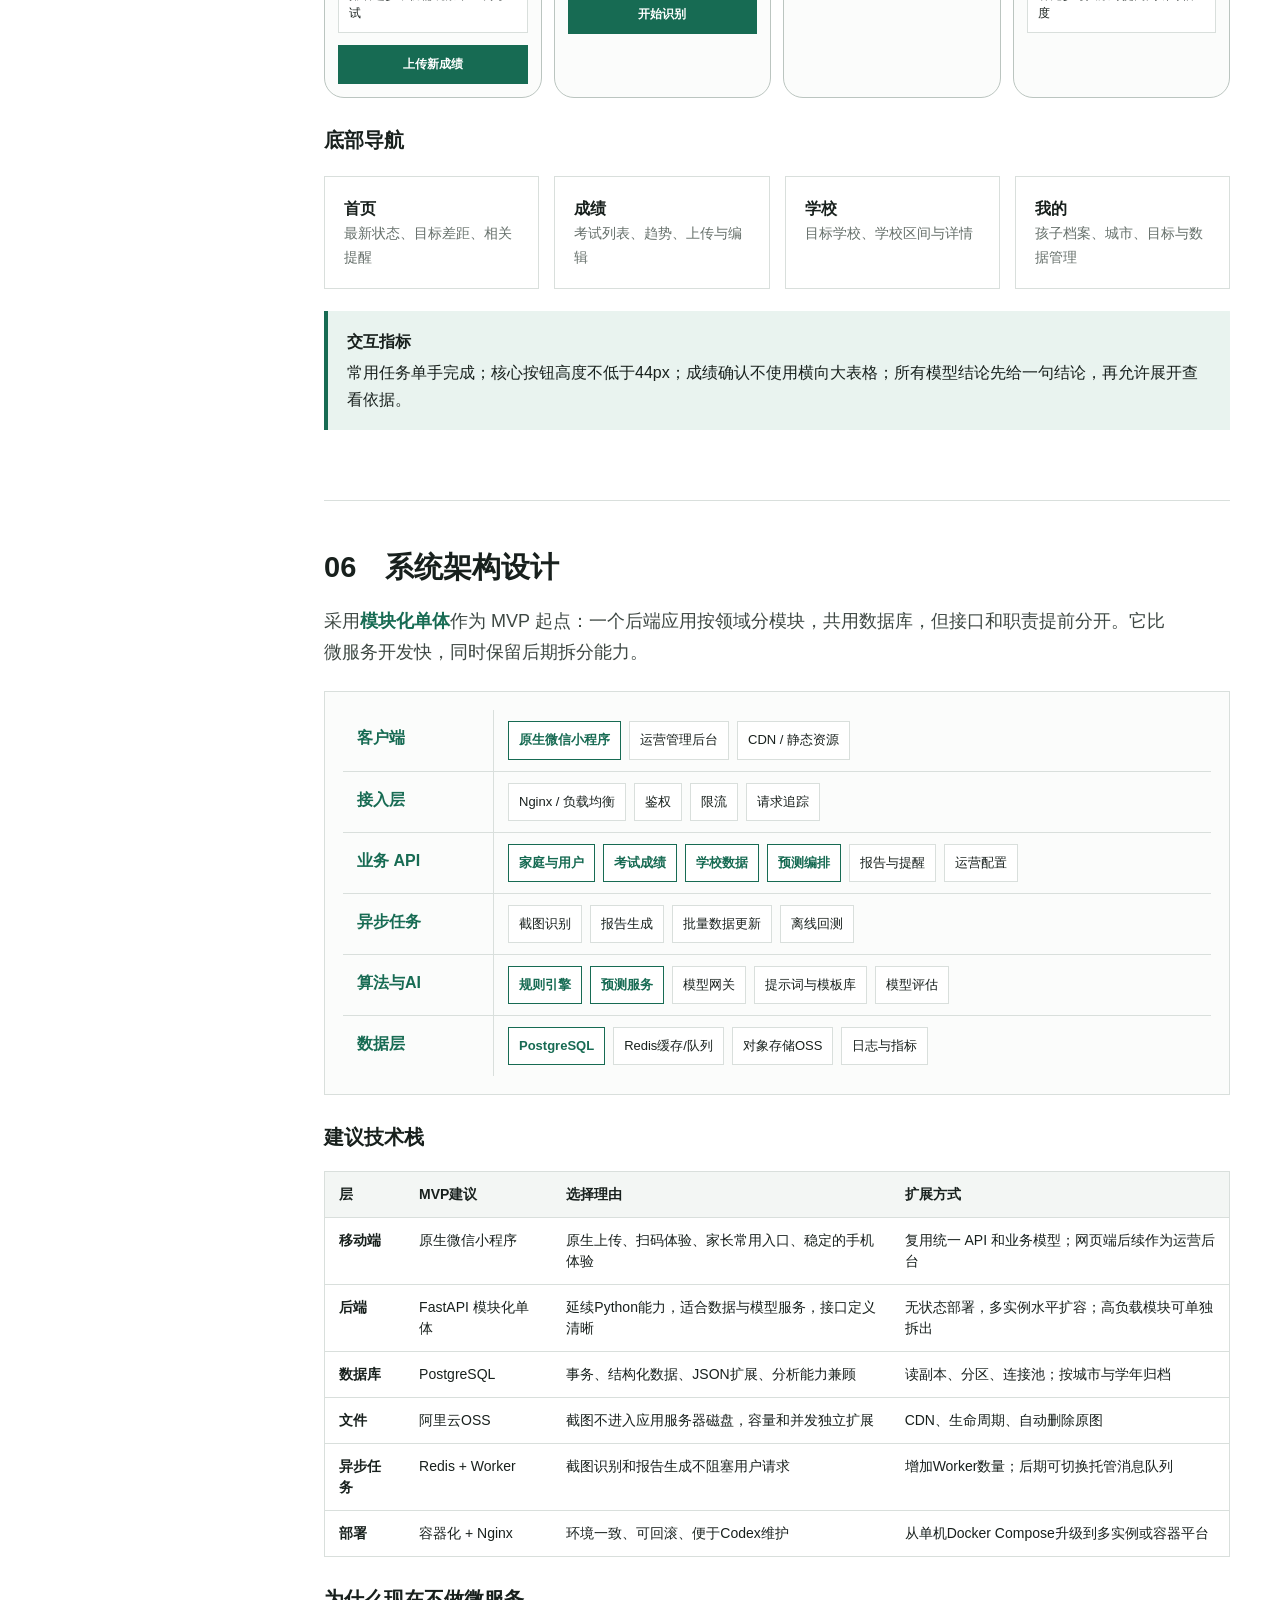
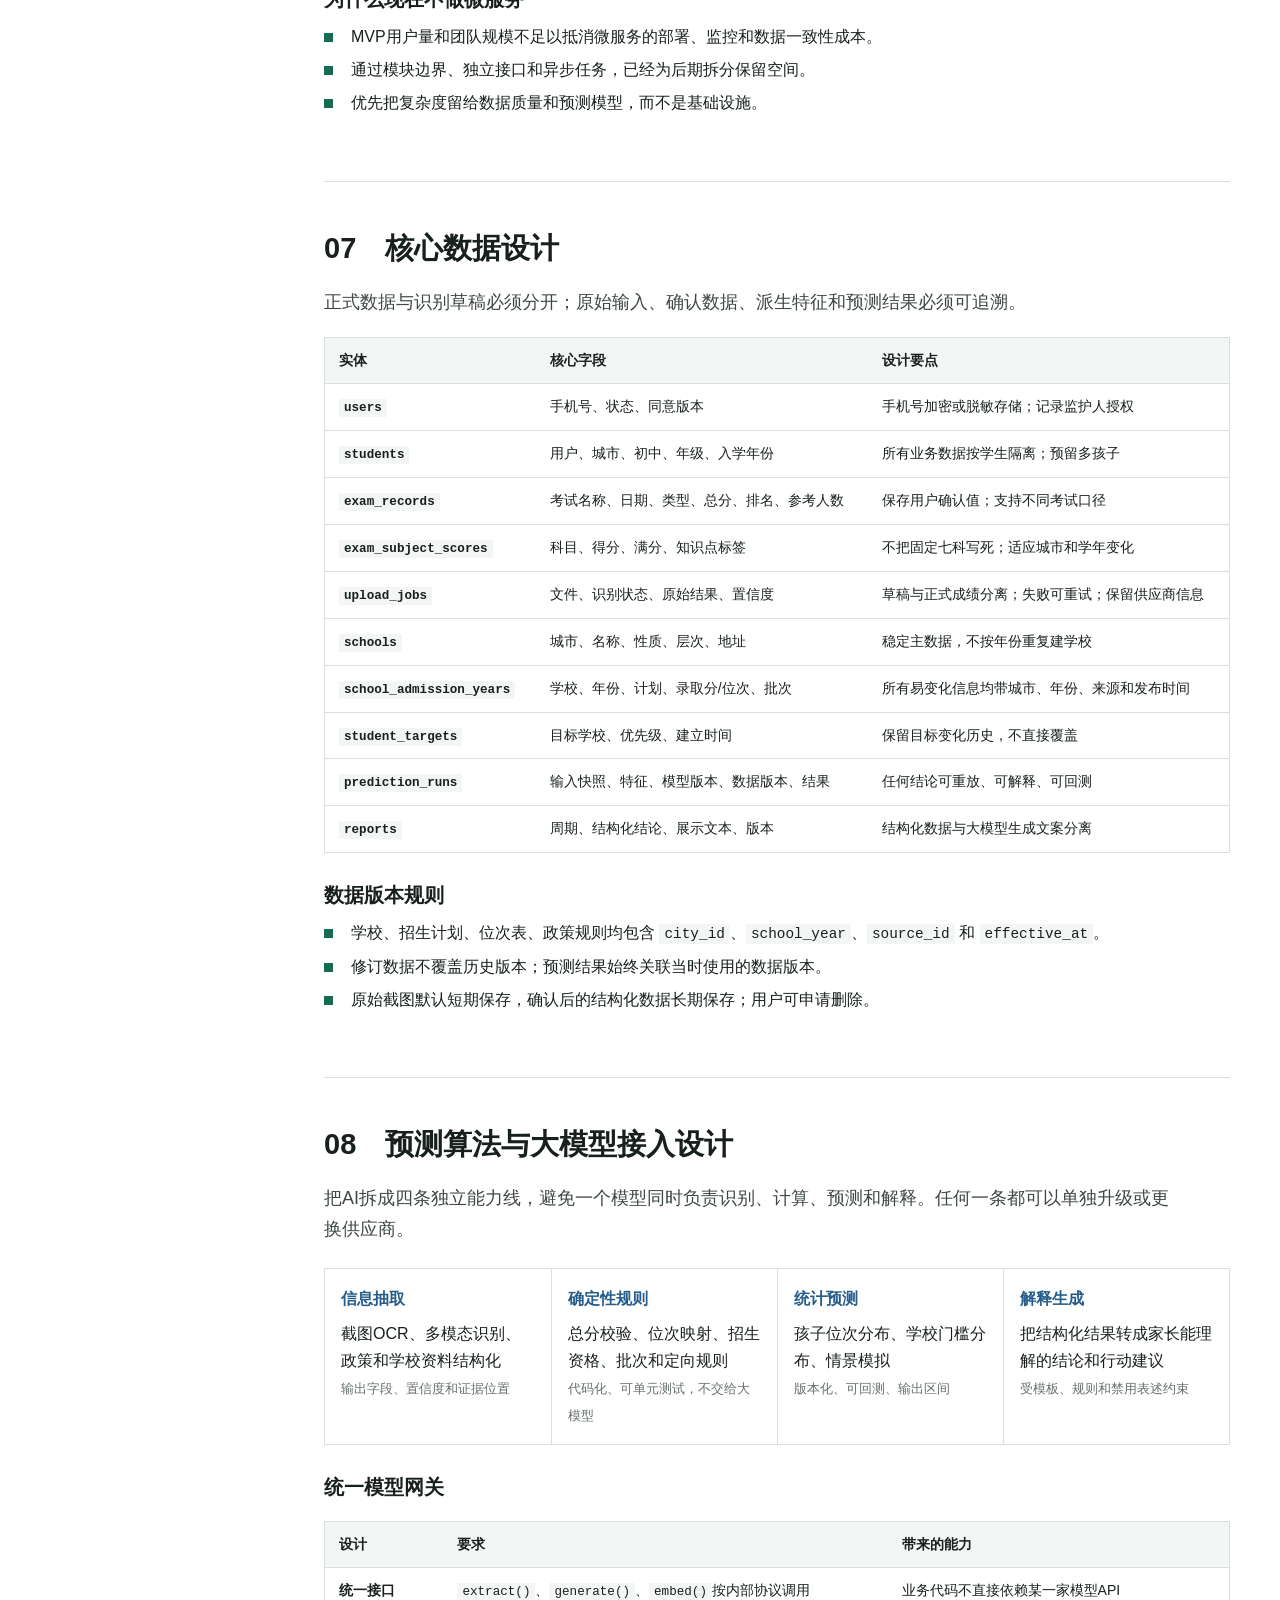
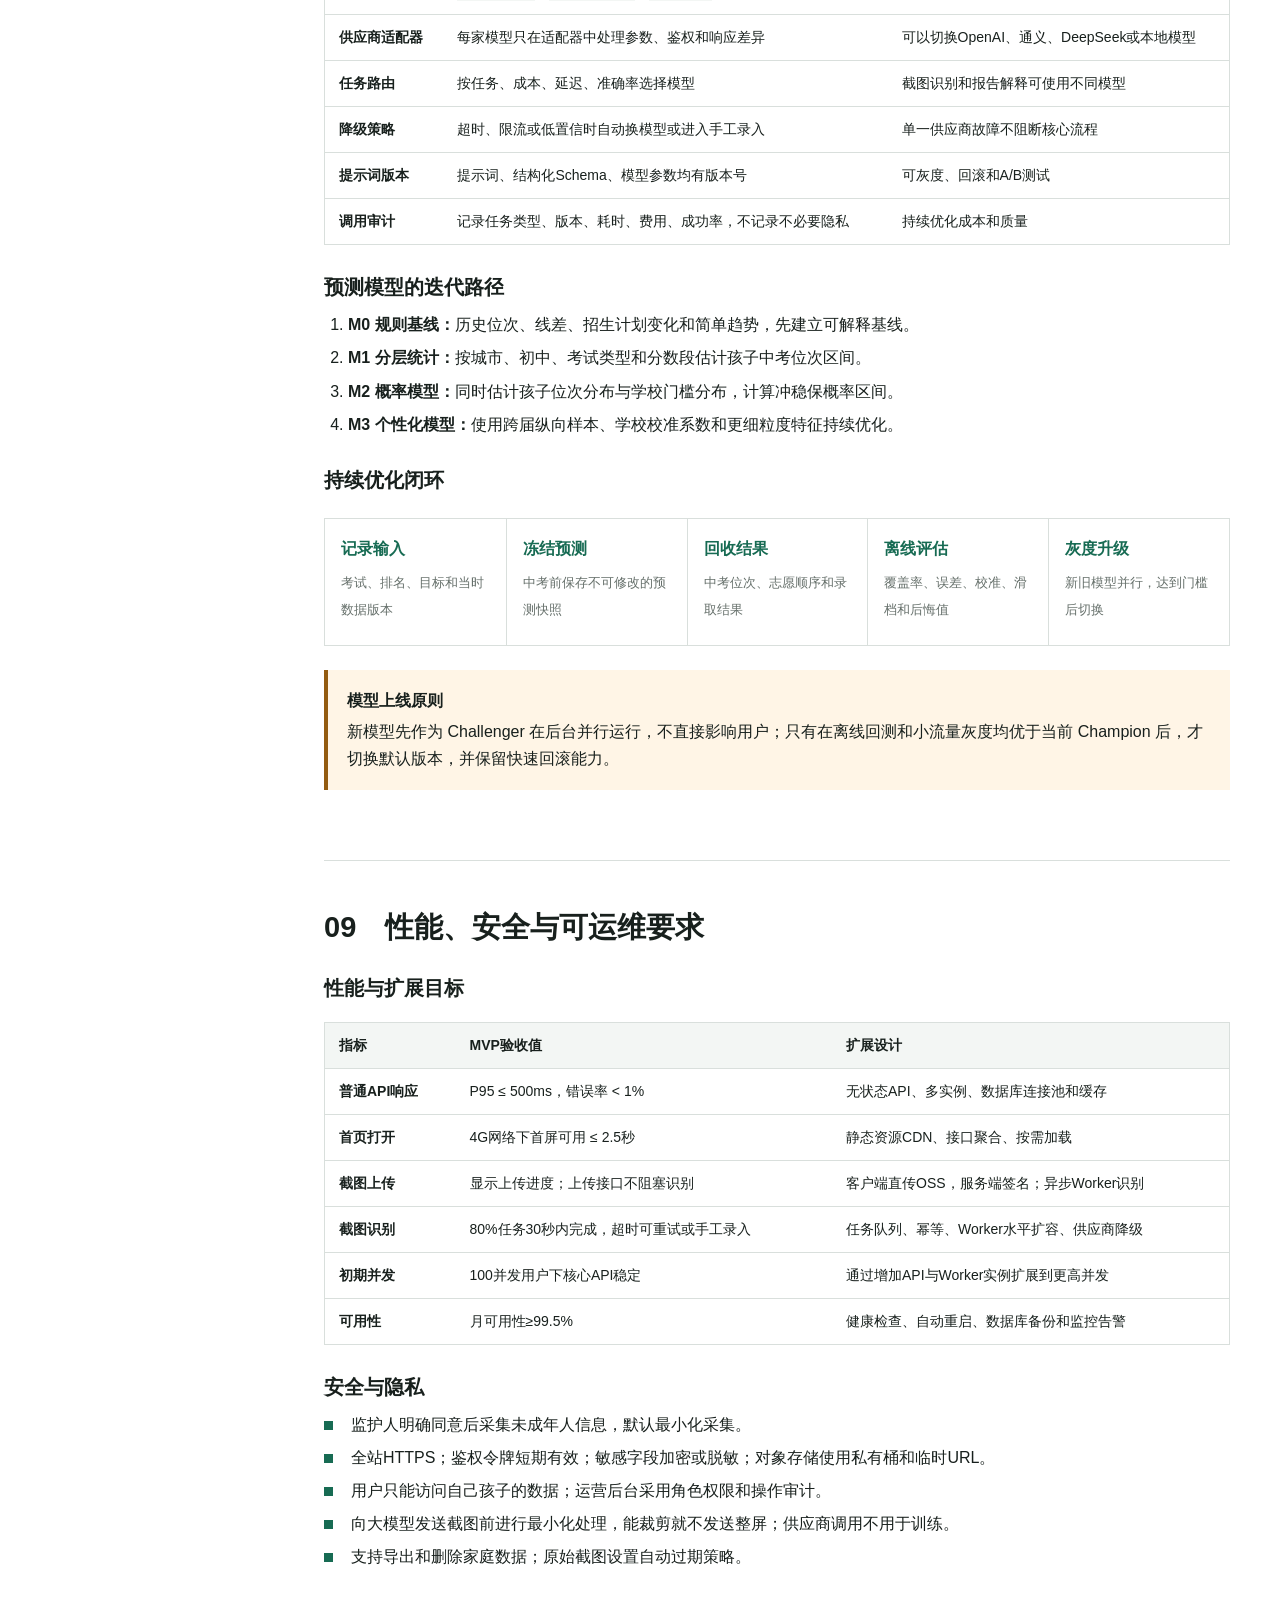
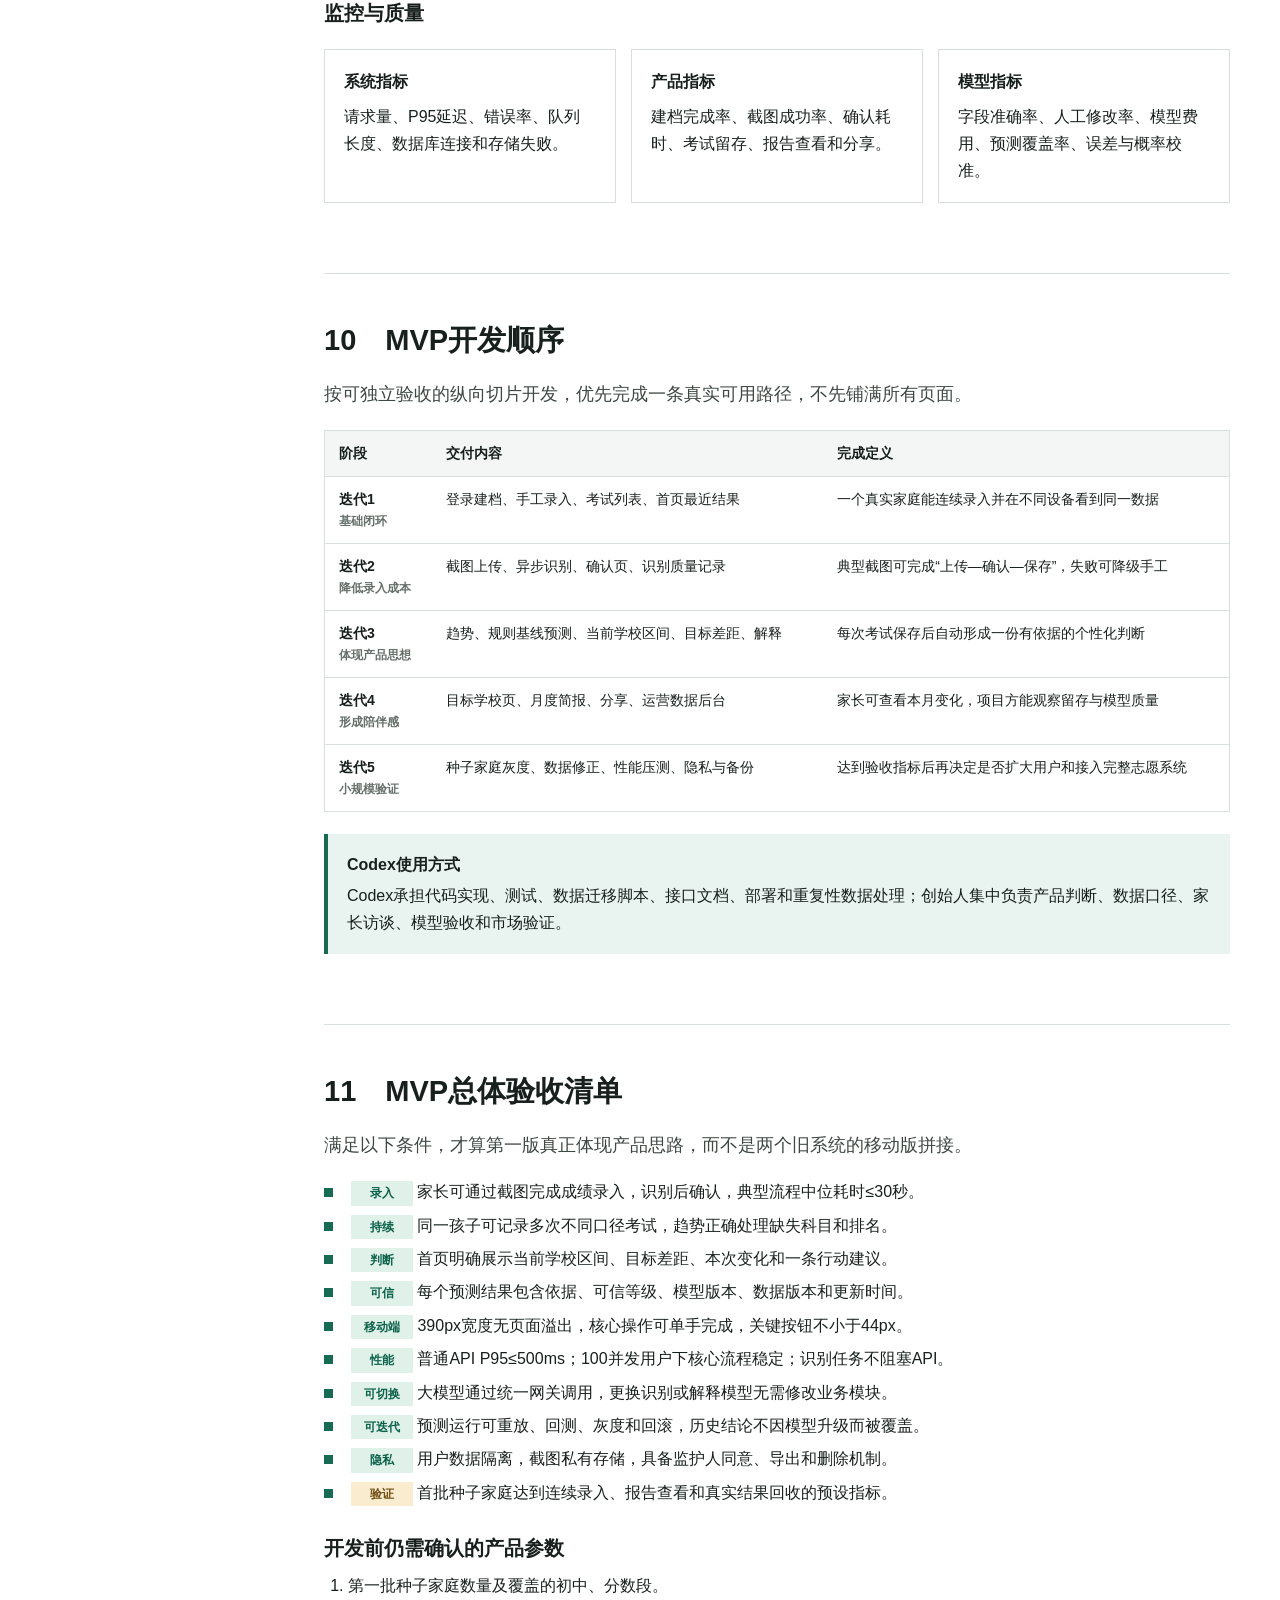
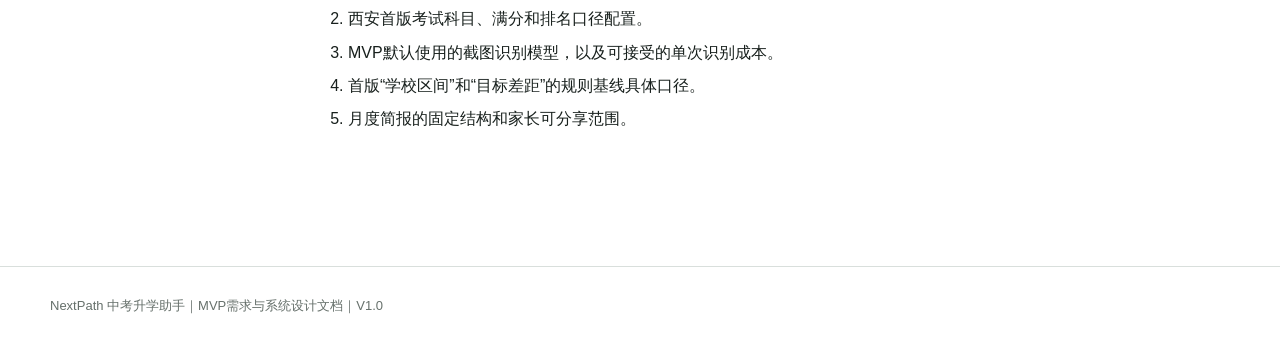
<file: mvp.html>
<!doctype html>
<html lang="zh-CN">
<head>
  <meta charset="utf-8">
  <meta name="viewport" content="width=device-width, initial-scale=1">
  <meta name="description" content="NextPath中考升学助手MVP需求与系统设计文档">
  <title>NextPath｜MVP需求与系统设计</title>
  <style>
    :root {
      --ink: #18201d;
      --muted: #66706b;
      --line: #d9dfdc;
      --soft: #f3f6f4;
      --paper: #fff;
      --accent: #176b53;
      --accent-soft: #e9f3ef;
      --warn: #935b10;
      --warn-soft: #fff5e6;
      --blue: #275d8c;
      --max: 1180px;
    }
    * { box-sizing: border-box; }
    html { scroll-behavior: smooth; }
    body {
      margin: 0;
      color: var(--ink);
      background: var(--paper);
      font-family: -apple-system, BlinkMacSystemFont, "Segoe UI", "PingFang SC",
        "Hiragino Sans GB", "Microsoft YaHei", sans-serif;
      font-size: 16px;
      line-height: 1.7;
    }
    a { color: var(--accent); }
    button { font: inherit; }
    .page { width: min(var(--max), calc(100% - 40px)); margin: 0 auto; }
    .topbar {
      position: sticky;
      top: 0;
      z-index: 30;
      border-bottom: 1px solid var(--line);
      background: rgba(255,255,255,.96);
      backdrop-filter: blur(10px);
    }
    .topbar-inner {
      min-height: 58px;
      display: flex;
      align-items: center;
      justify-content: space-between;
      gap: 20px;
    }
    .brand { font-size: 17px; font-weight: 800; }
    .brand span { color: var(--muted); font-weight: 500; }
    .toplinks { display: flex; align-items: center; gap: 18px; font-size: 13px; }
    .toplinks a { color: var(--muted); text-decoration: none; }
    .toplinks a:hover { color: var(--accent); }
    .version { color: var(--muted); white-space: nowrap; }

    .masthead { padding: 58px 0 38px; border-bottom: 1px solid var(--line); }
    .eyebrow { margin: 0 0 9px; color: var(--accent); font-size: 14px; font-weight: 800; }
    h1, h2, h3, h4, p { margin-top: 0; }
    h1 { max-width: 900px; margin-bottom: 16px; font-size: clamp(34px, 5vw, 56px); line-height: 1.14; }
    .lead { max-width: 880px; color: #3f4944; font-size: 19px; }
    .scope-line { display: flex; flex-wrap: wrap; gap: 8px; margin-top: 26px; }
    .scope-line span { padding: 7px 10px; border: 1px solid var(--line); color: #425049; font-size: 13px; }

    .summary {
      display: grid;
      grid-template-columns: 1.2fr repeat(3, 1fr);
      margin-top: 30px;
      border: 1px solid var(--line);
    }
    .summary > div { min-height: 112px; padding: 18px; border-left: 1px solid var(--line); }
    .summary > div:first-child { border-left: 0; color: white; background: var(--accent); }
    .summary small { display: block; margin-bottom: 7px; opacity: .72; font-weight: 700; }
    .summary strong { display: block; font-size: 21px; line-height: 1.35; }
    .summary span { display: block; margin-top: 5px; color: var(--muted); font-size: 13px; line-height: 1.45; }
    .summary > div:first-child span { color: rgba(255,255,255,.75); }

    .layout { display: grid; grid-template-columns: 220px minmax(0, 1fr); gap: 54px; }
    .sidebar { padding: 32px 0; }
    .sidebar nav { position: sticky; top: 86px; }
    .sidebar a {
      display: block;
      padding: 7px 0 7px 12px;
      border-left: 2px solid transparent;
      color: var(--muted);
      text-decoration: none;
      font-size: 14px;
    }
    .sidebar a:hover, .sidebar a.active { border-left-color: var(--accent); color: var(--ink); font-weight: 750; }
    main { min-width: 0; padding-bottom: 70px; }
    section { padding: 48px 0; border-bottom: 1px solid var(--line); scroll-margin-top: 58px; }
    section:last-child { border-bottom: 0; }
    h2 { margin-bottom: 20px; font-size: 29px; line-height: 1.28; }
    h3 { margin: 28px 0 10px; font-size: 20px; line-height: 1.4; }
    h4 { margin: 18px 0 8px; font-size: 16px; }
    .section-intro { max-width: 850px; color: #3e4843; font-size: 18px; }
    .key { color: var(--accent); font-weight: 800; }
    .note { color: var(--muted); font-size: 14px; }
    .tiny { color: var(--muted); font-size: 12px; }

    .callout { margin: 22px 0; padding: 17px 19px; border-left: 4px solid var(--accent); background: var(--accent-soft); }
    .callout.warn { border-left-color: var(--warn); background: var(--warn-soft); }
    .callout strong { display: block; margin-bottom: 4px; }
    .callout p:last-child { margin-bottom: 0; }

    .grid-2, .grid-3, .grid-4 { display: grid; gap: 15px; margin: 22px 0; }
    .grid-2 { grid-template-columns: repeat(2, minmax(0, 1fr)); }
    .grid-3 { grid-template-columns: repeat(3, minmax(0, 1fr)); }
    .grid-4 { grid-template-columns: repeat(4, minmax(0, 1fr)); }
    .panel { padding: 18px 19px; border: 1px solid var(--line); }
    .panel h3, .panel h4 { margin-top: 0; }
    .panel p:last-child, .panel ul:last-child { margin-bottom: 0; }
    .number { margin-bottom: 6px; color: var(--accent); font-size: 26px; font-weight: 820; line-height: 1.2; }

    .table-wrap { margin: 20px 0; overflow-x: auto; border: 1px solid var(--line); }
    table { width: 100%; min-width: 720px; border-collapse: collapse; font-size: 14px; line-height: 1.5; }
    th, td { padding: 12px 14px; border-bottom: 1px solid var(--line); vertical-align: top; text-align: left; }
    th { background: var(--soft); font-weight: 780; }
    tbody tr:last-child td { border-bottom: 0; }
    td:first-child { font-weight: 690; }
    .must { color: var(--accent); font-weight: 800; white-space: nowrap; }
    .later { color: var(--muted); white-space: nowrap; }
    code { padding: 2px 5px; background: var(--soft); font-family: ui-monospace, SFMono-Regular, Menlo, monospace; font-size: .9em; }

    .journey {
      display: grid;
      grid-template-columns: repeat(5, 1fr);
      margin: 24px 0;
      border: 1px solid var(--line);
    }
    .journey > div { min-height: 126px; padding: 16px; border-left: 1px solid var(--line); }
    .journey > div:first-child { border-left: 0; }
    .journey b { display: block; margin-bottom: 6px; color: var(--accent); }
    .journey span { color: var(--muted); font-size: 13px; }

    .phone-flow { display: grid; grid-template-columns: repeat(4, 1fr); gap: 12px; margin: 24px 0; }
    .phone {
      min-height: 280px;
      padding: 13px;
      border: 1px solid #bbc5c0;
      border-radius: 20px;
      background: #fbfcfb;
    }
    .phone-bar { width: 42%; height: 4px; margin: 2px auto 14px; border-radius: 2px; background: #cad1ce; }
    .phone-title { margin-bottom: 12px; font-weight: 800; }
    .phone-block { margin: 8px 0; padding: 10px; border: 1px solid var(--line); background: white; font-size: 12px; line-height: 1.5; }
    .phone-cta { margin-top: 12px; padding: 9px; color: white; background: var(--accent); text-align: center; font-size: 12px; font-weight: 700; }

    .architecture {
      margin: 24px 0;
      padding: 18px;
      border: 1px solid var(--line);
      background: #fbfcfb;
    }
    .arch-row { display: grid; grid-template-columns: 150px 1fr; border-top: 1px solid var(--line); }
    .arch-row:first-child { border-top: 0; }
    .arch-label { padding: 14px; color: var(--accent); font-weight: 800; }
    .arch-boxes { display: flex; flex-wrap: wrap; gap: 8px; padding: 11px 14px; border-left: 1px solid var(--line); }
    .arch-boxes span { padding: 7px 10px; border: 1px solid var(--line); background: white; font-size: 13px; }
    .arch-boxes .primary { border-color: var(--accent); color: var(--accent); font-weight: 750; }

    .model-lanes { display: grid; grid-template-columns: repeat(4, 1fr); margin: 24px 0; border: 1px solid var(--line); }
    .model-lanes > div { padding: 16px; border-left: 1px solid var(--line); }
    .model-lanes > div:first-child { border-left: 0; }
    .model-lanes b { display: block; margin-bottom: 7px; color: var(--blue); }
    .model-lanes span { color: var(--muted); font-size: 13px; }

    ul, ol { margin-top: 10px; padding-left: 24px; }
    li { margin: 6px 0; }
    .checklist { list-style: none; padding-left: 0; }
    .checklist li { position: relative; padding-left: 27px; }
    .checklist li::before { content: ""; position: absolute; left: 0; top: .62em; width: 9px; height: 9px; background: var(--accent); }
    .status { display: inline-block; min-width: 62px; padding: 2px 7px; text-align: center; font-size: 12px; font-weight: 750; }
    .status.mvp { color: #0d624a; background: #dff1e9; }
    .status.next { color: #725017; background: #faedcf; }

    footer { padding: 28px 0 45px; border-top: 1px solid var(--line); color: var(--muted); font-size: 13px; }

    @media (max-width: 960px) {
      .summary { grid-template-columns: 1fr 1fr; }
      .summary > div:nth-child(3) { border-left: 0; border-top: 1px solid var(--line); }
      .summary > div:nth-child(4) { border-top: 1px solid var(--line); }
      .layout { grid-template-columns: 1fr; }
      .sidebar { display: none; }
      .grid-4, .phone-flow { grid-template-columns: repeat(2, 1fr); }
      .grid-3 { grid-template-columns: 1fr; }
    }
    @media (max-width: 640px) {
      body { font-size: 15px; }
      .page { width: calc(100% - 28px); }
      .toplinks a, .version { display: none; }
      .masthead { padding: 40px 0 28px; }
      h1 { font-size: 35px; }
      .lead { font-size: 17px; }
      .summary, .grid-2, .grid-4, .phone-flow { grid-template-columns: 1fr; }
      .summary > div { border-left: 0; border-top: 1px solid var(--line); }
      .summary > div:first-child { border-top: 0; }
      section { padding: 38px 0; }
      h2 { font-size: 25px; }
      .journey { grid-template-columns: 1fr; }
      .journey > div { min-height: auto; border-left: 0; border-top: 1px solid var(--line); }
      .journey > div:first-child { border-top: 0; }
      .model-lanes { grid-template-columns: 1fr; }
      .model-lanes > div { border-left: 0; border-top: 1px solid var(--line); }
      .model-lanes > div:first-child { border-top: 0; }
      .arch-row { grid-template-columns: 1fr; }
      .arch-label { padding-bottom: 5px; }
      .arch-boxes { border-left: 0; padding-top: 4px; }
    }
    @media print {
      .topbar, .sidebar { display: none !important; }
      .page { width: 100%; }
      .layout { display: block; }
      section { break-inside: avoid-page; }
      a { color: inherit; text-decoration: none; }
    }
  </style>
</head>
<body>
  <header class="topbar">
    <div class="page topbar-inner">
      <div class="brand">NextPath <span>｜MVP需求与系统设计</span></div>
      <div class="toplinks">
        <a href="./">返回立项材料</a>
        <span class="version">V1.0　2026-08-03</span>
      </div>
    </div>
  </header>

  <div class="masthead">
    <div class="page">
      <p class="eyebrow">总体需求与设计文档｜第一阶段</p>
      <h1>NextPath 中考升学助手 MVP</h1>
      <p class="lead">基于成绩追踪系统与志愿预测系统，重新设计一个手机端优先、录入足够简单、判断可以验证、架构能够扩展的最小产品。</p>
      <div class="scope-line">
        <span>目标用户：即将进入初三的家长</span>
        <span>首期样板：西安城六区</span>
        <span>产品形态：微信小程序</span>
        <span>开发原则：简单上线、数据先行、架构可演进</span>
      </div>
      <div class="summary">
        <div><small>MVP核心验证</small><strong>家长是否愿意持续记录，并依赖系统判断</strong><span>不是验证能否做出更多页面</span></div>
        <div><small>最短主流程</small><strong>截图录成绩 → 确认 → 看判断</strong><span>一次录入尽量控制在30秒内</span></div>
        <div><small>首期核心交付</small><strong>当前层次、目标差距、变化解释</strong><span>志愿方案先保留已有能力，后续接入</span></div>
        <div><small>技术路线</small><strong>模块化单体 + 异步任务</strong><span>先低成本部署，后期可水平扩展</span></div>
      </div>
    </div>
  </div>

  <div class="page layout">
    <aside class="sidebar">
      <nav aria-label="文档目录">
        <a href="#basis">01　原型基础</a>
        <a href="#goals">02　MVP目标</a>
        <a href="#journey">03　用户流程</a>
        <a href="#requirements">04　功能需求</a>
        <a href="#mobile">05　手机端设计</a>
        <a href="#architecture">06　系统架构</a>
        <a href="#data">07　数据设计</a>
        <a href="#ai">08　AI与预测</a>
        <a href="#quality">09　性能与质量</a>
        <a href="#delivery">10　开发计划</a>
        <a href="#acceptance">11　验收清单</a>
      </nav>
    </aside>

    <main>
      <section id="basis">
        <h2>01　已有原型提供了什么</h2>
        <p class="section-intro">两个系统已经证明了功能可实现，也沉淀了真实数据和规则。新 MVP 的任务是把它们变成一条家长愿意长期使用的手机端路径。</p>
        <div class="table-wrap">
          <table>
            <thead><tr><th>原型</th><th>已具备能力</th><th>可复用资产</th><th>需要改变</th></tr></thead>
            <tbody>
              <tr><td>成绩追踪系统</td><td>考试增删改、七科成绩、总分、班级排名、趋势图</td><td>考试与成绩数据结构、趋势逻辑、真实使用经验</td><td>手工录入过重；JSON单文件不可扩展；界面不是手机家长场景</td></tr>
              <tr><td>志愿预测系统</td><td>分数位次换算、学校数据、招生计划、定向名额、距离、志愿组合</td><td>学校与初中数据、位次表、规则算法、招生计划比较、志愿逻辑</td><td>一次性填报导向；输入参数较多；数据和逻辑都在前端，不利于迭代和审计</td></tr>
            </tbody>
          </table>
        </div>
        <div class="callout">
          <strong>整合原则</strong>
          <p>保留成绩系统的“持续记录”，保留志愿系统的“学校与规则判断”，用家庭档案和预测服务把二者连接起来。前端不再保存核心算法和大体量数据。</p>
        </div>
      </section>

      <section id="goals">
        <h2>02　MVP目标与边界</h2>
        <h3>要验证的四个产品假设</h3>
        <div class="grid-2">
          <div class="panel"><div class="number">H1</div><p>截图自动识别能把一次成绩录入时间压到30秒以内。</p></div>
          <div class="panel"><div class="number">H2</div><p>家长愿意在初三阶段持续记录至少三次考试，而不是只体验一次。</p></div>
          <div class="panel"><div class="number">H3</div><p>“当前学校层次 + 目标差距 + 变化解释”比单纯趋势图更有价值。</p></div>
          <div class="panel"><div class="number">H4</div><p>基于孩子纵向数据的判断能够形成月度查看和分享行为。</p></div>
        </div>

        <h3>MVP范围</h3>
        <div class="table-wrap">
          <table>
            <thead><tr><th>模块</th><th>第一版</th><th>暂不进入第一版</th></tr></thead>
            <tbody>
              <tr><td>家庭档案</td><td>孩子、城市、初中、年级、目标学校</td><td>多孩子、复杂家庭协作权限</td></tr>
              <tr><td>成绩录入</td><td>截图识别、手工补充、确认后保存</td><td>批量导入、学校系统直连</td></tr>
              <tr><td>成绩管理</td><td>考试列表、总分/排名/科目趋势、编辑删除</td><td>错题本、试卷逐题分析</td></tr>
              <tr><td>升学判断</td><td>当前学校区间、目标差距、变化解释、可信度</td><td>确定性录取承诺、复杂志愿自动填报</td></tr>
              <tr><td>学校信息</td><td>目标学校基础信息、历年门槛、招生计划</td><td>全面学校百科、家长社区</td></tr>
              <tr><td>报告提醒</td><td>考试后即时解读、月度简报</td><td>全渠道消息中心、复杂营销自动化</td></tr>
            </tbody>
          </table>
        </div>
      </section>

      <section id="journey">
        <h2>03　核心用户流程</h2>
        <p class="section-intro">首版必须围绕一个高频动作设计：家长收到学校小程序或 App 的成绩通知后，立即截图并获得本次判断。</p>
        <div class="journey">
          <div><b>1. 上传截图</b><span>从相册选择或直接拍摄成绩页面</span></div>
          <div><b>2. 自动识别</b><span>提取考试、科目、分数、排名和满分</span></div>
          <div><b>3. 家长确认</b><span>高亮低置信字段，允许一键修改</span></div>
          <div><b>4. 保存分析</b><span>计算趋势、位次区间和目标差距</span></div>
          <div><b>5. 给出行动</b><span>说明变化、相关学校和下阶段重点</span></div>
        </div>
        <div class="callout warn">
          <strong>不可省略确认步骤</strong>
          <p>成绩截图格式不统一，OCR或多模态模型一定会出错。系统只能辅助提取，不能在未经家长确认的情况下把识别结果写入正式成绩记录或进入预测模型。</p>
        </div>
      </section>

      <section id="requirements">
        <h2>04　功能需求与可验证标准</h2>
        <p class="section-intro">每项需求都以用户结果和验收条件描述，不以“做一个页面”作为完成标准。</p>

        <h3>FR-01　首次建档</h3>
        <div class="table-wrap">
          <table>
            <thead><tr><th>需求</th><th>验收标准</th><th>优先级</th></tr></thead>
            <tbody>
              <tr><td>家长通过手机号验证码登录。</td><td>新用户2分钟内完成登录与孩子建档；重复登录能恢复原数据。</td><td class="must">MVP</td></tr>
              <tr><td>填写孩子昵称、城市、所在初中、年级和目标学校。</td><td>城市和初中采用搜索选择；目标学校可跳过；必填项缺失时不能完成建档。</td><td class="must">MVP</td></tr>
              <tr><td>记录适用的考试总分和科目口径。</td><td>根据城市默认配置自动带出，家长可在录入时修正。</td><td class="must">MVP</td></tr>
            </tbody>
          </table>
        </div>

        <h3>FR-02　截图录入成绩</h3>
        <div class="table-wrap">
          <table>
            <thead><tr><th>需求</th><th>验收标准</th><th>异常处理</th></tr></thead>
            <tbody>
              <tr><td>支持相册选择或拍照上传1至3张成绩截图。</td><td>单张不超过10MB；支持JPG、PNG、HEIC转码；上传后2秒内显示本地预览。</td><td>格式或大小不符时明确提示，不清空已填内容。</td></tr>
              <tr><td>自动提取考试名称、日期、各科成绩、总分、班级/年级排名、参考人数。</td><td>典型样本字段识别准确率目标≥90%；每个字段返回置信度和来源截图位置。</td><td>未识别字段留空；冲突字段提示家长选择。</td></tr>
              <tr><td>识别后进入确认页。</td><td>低置信字段醒目标记；家长可修改；确认前不写入正式成绩表。</td><td>识别失败时自动切换为简化手工录入。</td></tr>
              <tr><td>支持不同学校、不同考试的科目和满分差异。</td><td>允许调整科目、分数和满分；总分自动重算；同一考试不能重复保存。</td><td>发现满分或总分异常时阻止提交并说明原因。</td></tr>
            </tbody>
          </table>
        </div>

        <h3>FR-03　考试记录与趋势</h3>
        <div class="table-wrap">
          <table>
            <thead><tr><th>需求</th><th>验收标准</th><th>优先级</th></tr></thead>
            <tbody>
              <tr><td>首页展示最近一次考试核心结果。</td><td>显示总分、排名、与上次变化、当前学校区间和目标差距；进入首页首屏可见。</td><td class="must">MVP</td></tr>
              <tr><td>查看总分、排名和各科趋势。</td><td>可在“总分/排名/科目”间切换；排名趋势采用名次越高图形越向上；缺失数据不补0。</td><td class="must">MVP</td></tr>
              <tr><td>查看、编辑、删除考试。</td><td>编辑后重新计算所有派生结果；删除需二次确认并保留审计记录。</td><td class="must">MVP</td></tr>
            </tbody>
          </table>
        </div>

        <h3>FR-04　升学判断</h3>
        <div class="table-wrap">
          <table>
            <thead><tr><th>需求</th><th>验收标准</th><th>解释要求</th></tr></thead>
            <tbody>
              <tr><td>输出当前可达学校区间。</td><td>至少区分“冲刺、匹配、稳妥”三档；每次结果保存模型版本和数据版本。</td><td>必须显示依据、更新时间和可信等级。</td></tr>
              <tr><td>输出目标学校差距。</td><td>用位次区间为主、分数差为辅；显示“当前区间、目标门槛、差距范围”。</td><td>边界样本必须提示对考试难度和政策变化敏感。</td></tr>
              <tr><td>解释本次变化。</td><td>区分真实进步、正常波动、考试口径变化和数据不足；不得只根据总分涨跌下结论。</td><td>解释引用参与判断的考试和排名数据。</td></tr>
              <tr><td>给出一条明确行动建议。</td><td>建议与数据相关，例如关注排名稳定性、补录年级排名或确认目标学校，不泛泛输出鸡汤。</td><td>大模型生成内容必须经过规则约束和敏感表述检查。</td></tr>
            </tbody>
          </table>
        </div>

        <h3>FR-05　学校与月度简报</h3>
        <div class="table-wrap">
          <table>
            <thead><tr><th>需求</th><th>验收标准</th><th>优先级</th></tr></thead>
            <tbody>
              <tr><td>目标学校信息页。</td><td>显示学校层次、性质、区域、历年位次、当年计划、与孩子当前差距；字段均带年份。</td><td class="must">MVP</td></tr>
              <tr><td>月度升学简报。</td><td>每自然月有两次以上考试时自动生成；包含本月变化、当前区间、目标差距和下月关注点。</td><td class="must">MVP</td></tr>
              <tr><td>政策相关提醒。</td><td>首版由运营配置规则，仅向命中城市、学校、资格或目标条件的家庭展示。</td><td class="later">下一阶段</td></tr>
            </tbody>
          </table>
        </div>
      </section>

      <section id="mobile">
        <h2>05　手机端信息与交互设计</h2>
        <p class="section-intro">首版采用底部四个入口，首页只回答“现在怎么样”，录入入口始终触手可及。</p>
        <div class="phone-flow" aria-label="手机端关键页面示意">
          <div class="phone"><div class="phone-bar"></div><div class="phone-title">首页</div><div class="phone-block"><b>最近一次考试</b><br>总分 515　年级 428<br><span class="key">匹配：第二梯队高中</span></div><div class="phone-block"><b>目标差距</b><br>距目标学校约 180–260 位</div><div class="phone-block"><b>本次判断</b><br>排名进步，仍需观察下一次考试</div><div class="phone-cta">上传新成绩</div></div>
          <div class="phone"><div class="phone-bar"></div><div class="phone-title">上传成绩</div><div class="phone-block" style="min-height:110px;text-align:center;padding-top:38px">选择截图 / 拍照</div><div class="phone-block">支持学校小程序、App、群通知截图</div><div class="phone-cta">开始识别</div></div>
          <div class="phone"><div class="phone-bar"></div><div class="phone-title">确认识别结果</div><div class="phone-block">考试：三模<br>语文：92<br>数学：<mark>98?</mark><br>年级排名：428</div><div class="phone-block">黄色字段置信度较低，请确认</div><div class="phone-cta">确认并分析</div></div>
          <div class="phone"><div class="phone-bar"></div><div class="phone-title">分析结果</div><div class="phone-block"><b>当前学校区间</b><br>冲刺 3 所｜匹配 5 所｜稳妥 4 所</div><div class="phone-block"><b>为什么</b><br>近三次年级排名中位数改善 7%</div><div class="phone-block"><b>下一步</b><br>补充参考人数可提高判断可信度</div></div>
        </div>
        <h3>底部导航</h3>
        <div class="grid-4">
          <div class="panel"><b>首页</b><p class="note">最新状态、目标差距、相关提醒</p></div>
          <div class="panel"><b>成绩</b><p class="note">考试列表、趋势、上传与编辑</p></div>
          <div class="panel"><b>学校</b><p class="note">目标学校、学校区间与详情</p></div>
          <div class="panel"><b>我的</b><p class="note">孩子档案、城市、目标与数据管理</p></div>
        </div>
        <div class="callout">
          <strong>交互指标</strong>
          <p>常用任务单手完成；核心按钮高度不低于44px；成绩确认不使用横向大表格；所有模型结论先给一句结论，再允许展开查看依据。</p>
        </div>
      </section>

      <section id="architecture">
        <h2>06　系统架构设计</h2>
        <p class="section-intro">采用<span class="key">模块化单体</span>作为 MVP 起点：一个后端应用按领域分模块，共用数据库，但接口和职责提前分开。它比微服务开发快，同时保留后期拆分能力。</p>
        <div class="architecture" aria-label="系统架构图">
          <div class="arch-row"><div class="arch-label">客户端</div><div class="arch-boxes"><span class="primary">原生微信小程序</span><span>运营管理后台</span><span>CDN / 静态资源</span></div></div>
          <div class="arch-row"><div class="arch-label">接入层</div><div class="arch-boxes"><span>Nginx / 负载均衡</span><span>鉴权</span><span>限流</span><span>请求追踪</span></div></div>
          <div class="arch-row"><div class="arch-label">业务 API</div><div class="arch-boxes"><span class="primary">家庭与用户</span><span class="primary">考试成绩</span><span class="primary">学校数据</span><span class="primary">预测编排</span><span>报告与提醒</span><span>运营配置</span></div></div>
          <div class="arch-row"><div class="arch-label">异步任务</div><div class="arch-boxes"><span>截图识别</span><span>报告生成</span><span>批量数据更新</span><span>离线回测</span></div></div>
          <div class="arch-row"><div class="arch-label">算法与AI</div><div class="arch-boxes"><span class="primary">规则引擎</span><span class="primary">预测服务</span><span>模型网关</span><span>提示词与模板库</span><span>模型评估</span></div></div>
          <div class="arch-row"><div class="arch-label">数据层</div><div class="arch-boxes"><span class="primary">PostgreSQL</span><span>Redis缓存/队列</span><span>对象存储OSS</span><span>日志与指标</span></div></div>
        </div>

        <h3>建议技术栈</h3>
        <div class="table-wrap">
          <table>
            <thead><tr><th>层</th><th>MVP建议</th><th>选择理由</th><th>扩展方式</th></tr></thead>
            <tbody>
              <tr><td>移动端</td><td>原生微信小程序</td><td>原生上传、扫码体验、家长常用入口、稳定的手机体验</td><td>复用统一 API 和业务模型；网页端后续作为运营后台</td></tr>
              <tr><td>后端</td><td>FastAPI 模块化单体</td><td>延续Python能力，适合数据与模型服务，接口定义清晰</td><td>无状态部署，多实例水平扩容；高负载模块可单独拆出</td></tr>
              <tr><td>数据库</td><td>PostgreSQL</td><td>事务、结构化数据、JSON扩展、分析能力兼顾</td><td>读副本、分区、连接池；按城市与学年归档</td></tr>
              <tr><td>文件</td><td>阿里云OSS</td><td>截图不进入应用服务器磁盘，容量和并发独立扩展</td><td>CDN、生命周期、自动删除原图</td></tr>
              <tr><td>异步任务</td><td>Redis + Worker</td><td>截图识别和报告生成不阻塞用户请求</td><td>增加Worker数量；后期可切换托管消息队列</td></tr>
              <tr><td>部署</td><td>容器化 + Nginx</td><td>环境一致、可回滚、便于Codex维护</td><td>从单机Docker Compose升级到多实例或容器平台</td></tr>
            </tbody>
          </table>
        </div>

        <h3>为什么现在不做微服务</h3>
        <ul class="checklist">
          <li>MVP用户量和团队规模不足以抵消微服务的部署、监控和数据一致性成本。</li>
          <li>通过模块边界、独立接口和异步任务，已经为后期拆分保留空间。</li>
          <li>优先把复杂度留给数据质量和预测模型，而不是基础设施。</li>
        </ul>
      </section>

      <section id="data">
        <h2>07　核心数据设计</h2>
        <p class="section-intro">正式数据与识别草稿必须分开；原始输入、确认数据、派生特征和预测结果必须可追溯。</p>
        <div class="table-wrap">
          <table>
            <thead><tr><th>实体</th><th>核心字段</th><th>设计要点</th></tr></thead>
            <tbody>
              <tr><td><code>users</code></td><td>手机号、状态、同意版本</td><td>手机号加密或脱敏存储；记录监护人授权</td></tr>
              <tr><td><code>students</code></td><td>用户、城市、初中、年级、入学年份</td><td>所有业务数据按学生隔离；预留多孩子</td></tr>
              <tr><td><code>exam_records</code></td><td>考试名称、日期、类型、总分、排名、参考人数</td><td>保存用户确认值；支持不同考试口径</td></tr>
              <tr><td><code>exam_subject_scores</code></td><td>科目、得分、满分、知识点标签</td><td>不把固定七科写死；适应城市和学年变化</td></tr>
              <tr><td><code>upload_jobs</code></td><td>文件、识别状态、原始结果、置信度</td><td>草稿与正式成绩分离；失败可重试；保留供应商信息</td></tr>
              <tr><td><code>schools</code></td><td>城市、名称、性质、层次、地址</td><td>稳定主数据，不按年份重复建学校</td></tr>
              <tr><td><code>school_admission_years</code></td><td>学校、年份、计划、录取分/位次、批次</td><td>所有易变化信息均带城市、年份、来源和发布时间</td></tr>
              <tr><td><code>student_targets</code></td><td>目标学校、优先级、建立时间</td><td>保留目标变化历史，不直接覆盖</td></tr>
              <tr><td><code>prediction_runs</code></td><td>输入快照、特征、模型版本、数据版本、结果</td><td>任何结论可重放、可解释、可回测</td></tr>
              <tr><td><code>reports</code></td><td>周期、结构化结论、展示文本、版本</td><td>结构化数据与大模型生成文案分离</td></tr>
            </tbody>
          </table>
        </div>

        <h3>数据版本规则</h3>
        <ul class="checklist">
          <li>学校、招生计划、位次表、政策规则均包含 <code>city_id</code>、<code>school_year</code>、<code>source_id</code> 和 <code>effective_at</code>。</li>
          <li>修订数据不覆盖历史版本；预测结果始终关联当时使用的数据版本。</li>
          <li>原始截图默认短期保存，确认后的结构化数据长期保存；用户可申请删除。</li>
        </ul>
      </section>

      <section id="ai">
        <h2>08　预测算法与大模型接入设计</h2>
        <p class="section-intro">把AI拆成四条独立能力线，避免一个模型同时负责识别、计算、预测和解释。任何一条都可以单独升级或更换供应商。</p>
        <div class="model-lanes">
          <div><b>信息抽取</b>截图OCR、多模态识别、政策和学校资料结构化<br><span>输出字段、置信度和证据位置</span></div>
          <div><b>确定性规则</b>总分校验、位次映射、招生资格、批次和定向规则<br><span>代码化、可单元测试，不交给大模型</span></div>
          <div><b>统计预测</b>孩子位次分布、学校门槛分布、情景模拟<br><span>版本化、可回测、输出区间</span></div>
          <div><b>解释生成</b>把结构化结果转成家长能理解的结论和行动建议<br><span>受模板、规则和禁用表述约束</span></div>
        </div>

        <h3>统一模型网关</h3>
        <div class="table-wrap">
          <table>
            <thead><tr><th>设计</th><th>要求</th><th>带来的能力</th></tr></thead>
            <tbody>
              <tr><td>统一接口</td><td><code>extract()</code>、<code>generate()</code>、<code>embed()</code>按内部协议调用</td><td>业务代码不直接依赖某一家模型API</td></tr>
              <tr><td>供应商适配器</td><td>每家模型只在适配器中处理参数、鉴权和响应差异</td><td>可以切换OpenAI、通义、DeepSeek或本地模型</td></tr>
              <tr><td>任务路由</td><td>按任务、成本、延迟、准确率选择模型</td><td>截图识别和报告解释可使用不同模型</td></tr>
              <tr><td>降级策略</td><td>超时、限流或低置信时自动换模型或进入手工录入</td><td>单一供应商故障不阻断核心流程</td></tr>
              <tr><td>提示词版本</td><td>提示词、结构化Schema、模型参数均有版本号</td><td>可灰度、回滚和A/B测试</td></tr>
              <tr><td>调用审计</td><td>记录任务类型、版本、耗时、费用、成功率，不记录不必要隐私</td><td>持续优化成本和质量</td></tr>
            </tbody>
          </table>
        </div>

        <h3>预测模型的迭代路径</h3>
        <ol>
          <li><b>M0 规则基线：</b>历史位次、线差、招生计划变化和简单趋势，先建立可解释基线。</li>
          <li><b>M1 分层统计：</b>按城市、初中、考试类型和分数段估计孩子中考位次区间。</li>
          <li><b>M2 概率模型：</b>同时估计孩子位次分布与学校门槛分布，计算冲稳保概率区间。</li>
          <li><b>M3 个性化模型：</b>使用跨届纵向样本、学校校准系数和更细粒度特征持续优化。</li>
        </ol>

        <h3>持续优化闭环</h3>
        <div class="journey">
          <div><b>记录输入</b><span>考试、排名、目标和当时数据版本</span></div>
          <div><b>冻结预测</b><span>中考前保存不可修改的预测快照</span></div>
          <div><b>回收结果</b><span>中考位次、志愿顺序和录取结果</span></div>
          <div><b>离线评估</b><span>覆盖率、误差、校准、滑档和后悔值</span></div>
          <div><b>灰度升级</b><span>新旧模型并行，达到门槛后切换</span></div>
        </div>
        <div class="callout warn">
          <strong>模型上线原则</strong>
          <p>新模型先作为 Challenger 在后台并行运行，不直接影响用户；只有在离线回测和小流量灰度均优于当前 Champion 后，才切换默认版本，并保留快速回滚能力。</p>
        </div>
      </section>

      <section id="quality">
        <h2>09　性能、安全与可运维要求</h2>
        <h3>性能与扩展目标</h3>
        <div class="table-wrap">
          <table>
            <thead><tr><th>指标</th><th>MVP验收值</th><th>扩展设计</th></tr></thead>
            <tbody>
              <tr><td>普通API响应</td><td>P95 ≤ 500ms，错误率 &lt; 1%</td><td>无状态API、多实例、数据库连接池和缓存</td></tr>
              <tr><td>首页打开</td><td>4G网络下首屏可用 ≤ 2.5秒</td><td>静态资源CDN、接口聚合、按需加载</td></tr>
              <tr><td>截图上传</td><td>显示上传进度；上传接口不阻塞识别</td><td>客户端直传OSS，服务端签名；异步Worker识别</td></tr>
              <tr><td>截图识别</td><td>80%任务30秒内完成，超时可重试或手工录入</td><td>任务队列、幂等、Worker水平扩容、供应商降级</td></tr>
              <tr><td>初期并发</td><td>100并发用户下核心API稳定</td><td>通过增加API与Worker实例扩展到更高并发</td></tr>
              <tr><td>可用性</td><td>月可用性≥99.5%</td><td>健康检查、自动重启、数据库备份和监控告警</td></tr>
            </tbody>
          </table>
        </div>

        <h3>安全与隐私</h3>
        <ul class="checklist">
          <li>监护人明确同意后采集未成年人信息，默认最小化采集。</li>
          <li>全站HTTPS；鉴权令牌短期有效；敏感字段加密或脱敏；对象存储使用私有桶和临时URL。</li>
          <li>用户只能访问自己孩子的数据；运营后台采用角色权限和操作审计。</li>
          <li>向大模型发送截图前进行最小化处理，能裁剪就不发送整屏；供应商调用不用于训练。</li>
          <li>支持导出和删除家庭数据；原始截图设置自动过期策略。</li>
        </ul>

        <h3>监控与质量</h3>
        <div class="grid-3">
          <div class="panel"><h4>系统指标</h4><p>请求量、P95延迟、错误率、队列长度、数据库连接和存储失败。</p></div>
          <div class="panel"><h4>产品指标</h4><p>建档完成率、截图成功率、确认耗时、考试留存、报告查看和分享。</p></div>
          <div class="panel"><h4>模型指标</h4><p>字段准确率、人工修改率、模型费用、预测覆盖率、误差与概率校准。</p></div>
        </div>
      </section>

      <section id="delivery">
        <h2>10　MVP开发顺序</h2>
        <p class="section-intro">按可独立验收的纵向切片开发，优先完成一条真实可用路径，不先铺满所有页面。</p>
        <div class="table-wrap">
          <table>
            <thead><tr><th>阶段</th><th>交付内容</th><th>完成定义</th></tr></thead>
            <tbody>
              <tr><td>迭代1<br><span class="tiny">基础闭环</span></td><td>登录建档、手工录入、考试列表、首页最近结果</td><td>一个真实家庭能连续录入并在不同设备看到同一数据</td></tr>
              <tr><td>迭代2<br><span class="tiny">降低录入成本</span></td><td>截图上传、异步识别、确认页、识别质量记录</td><td>典型截图可完成“上传—确认—保存”，失败可降级手工</td></tr>
              <tr><td>迭代3<br><span class="tiny">体现产品思想</span></td><td>趋势、规则基线预测、当前学校区间、目标差距、解释</td><td>每次考试保存后自动形成一份有依据的个性化判断</td></tr>
              <tr><td>迭代4<br><span class="tiny">形成陪伴感</span></td><td>目标学校页、月度简报、分享、运营数据后台</td><td>家长可查看本月变化，项目方能观察留存与模型质量</td></tr>
              <tr><td>迭代5<br><span class="tiny">小规模验证</span></td><td>种子家庭灰度、数据修正、性能压测、隐私与备份</td><td>达到验收指标后再决定是否扩大用户和接入完整志愿系统</td></tr>
            </tbody>
          </table>
        </div>
        <div class="callout">
          <strong>Codex使用方式</strong>
          <p>Codex承担代码实现、测试、数据迁移脚本、接口文档、部署和重复性数据处理；创始人集中负责产品判断、数据口径、家长访谈、模型验收和市场验证。</p>
        </div>
      </section>

      <section id="acceptance">
        <h2>11　MVP总体验收清单</h2>
        <p class="section-intro">满足以下条件，才算第一版真正体现产品思路，而不是两个旧系统的移动版拼接。</p>
        <ul class="checklist">
          <li><span class="status mvp">录入</span> 家长可通过截图完成成绩录入，识别后确认，典型流程中位耗时≤30秒。</li>
          <li><span class="status mvp">持续</span> 同一孩子可记录多次不同口径考试，趋势正确处理缺失科目和排名。</li>
          <li><span class="status mvp">判断</span> 首页明确展示当前学校区间、目标差距、本次变化和一条行动建议。</li>
          <li><span class="status mvp">可信</span> 每个预测结果包含依据、可信等级、模型版本、数据版本和更新时间。</li>
          <li><span class="status mvp">移动端</span> 390px宽度无页面溢出，核心操作可单手完成，关键按钮不小于44px。</li>
          <li><span class="status mvp">性能</span> 普通API P95≤500ms；100并发用户下核心流程稳定；识别任务不阻塞API。</li>
          <li><span class="status mvp">可切换</span> 大模型通过统一网关调用，更换识别或解释模型无需修改业务模块。</li>
          <li><span class="status mvp">可迭代</span> 预测运行可重放、回测、灰度和回滚，历史结论不因模型升级而被覆盖。</li>
          <li><span class="status mvp">隐私</span> 用户数据隔离，截图私有存储，具备监护人同意、导出和删除机制。</li>
          <li><span class="status next">验证</span> 首批种子家庭达到连续录入、报告查看和真实结果回收的预设指标。</li>
        </ul>

        <h3>开发前仍需确认的产品参数</h3>
        <ol>
          <li>第一批种子家庭数量及覆盖的初中、分数段。</li>
          <li>西安首版考试科目、满分和排名口径配置。</li>
          <li>MVP默认使用的截图识别模型，以及可接受的单次识别成本。</li>
          <li>首版“学校区间”和“目标差距”的规则基线具体口径。</li>
          <li>月度简报的固定结构和家长可分享范围。</li>
        </ol>
      </section>
    </main>
  </div>

  <footer><div class="page">NextPath 中考升学助手｜MVP需求与系统设计文档｜V1.0</div></footer>
  <script>
    const links = [...document.querySelectorAll('.sidebar a')];
    const sections = [...document.querySelectorAll('main section')];
    const observer = new IntersectionObserver((entries) => {
      entries.forEach((entry) => {
        if (!entry.isIntersecting) return;
        links.forEach((link) => link.classList.toggle('active', link.hash === '#' + entry.target.id));
      });
    }, { rootMargin: '-20% 0px -70% 0px' });
    sections.forEach((section) => observer.observe(section));
  </script>
</body>
</html>
</file>
